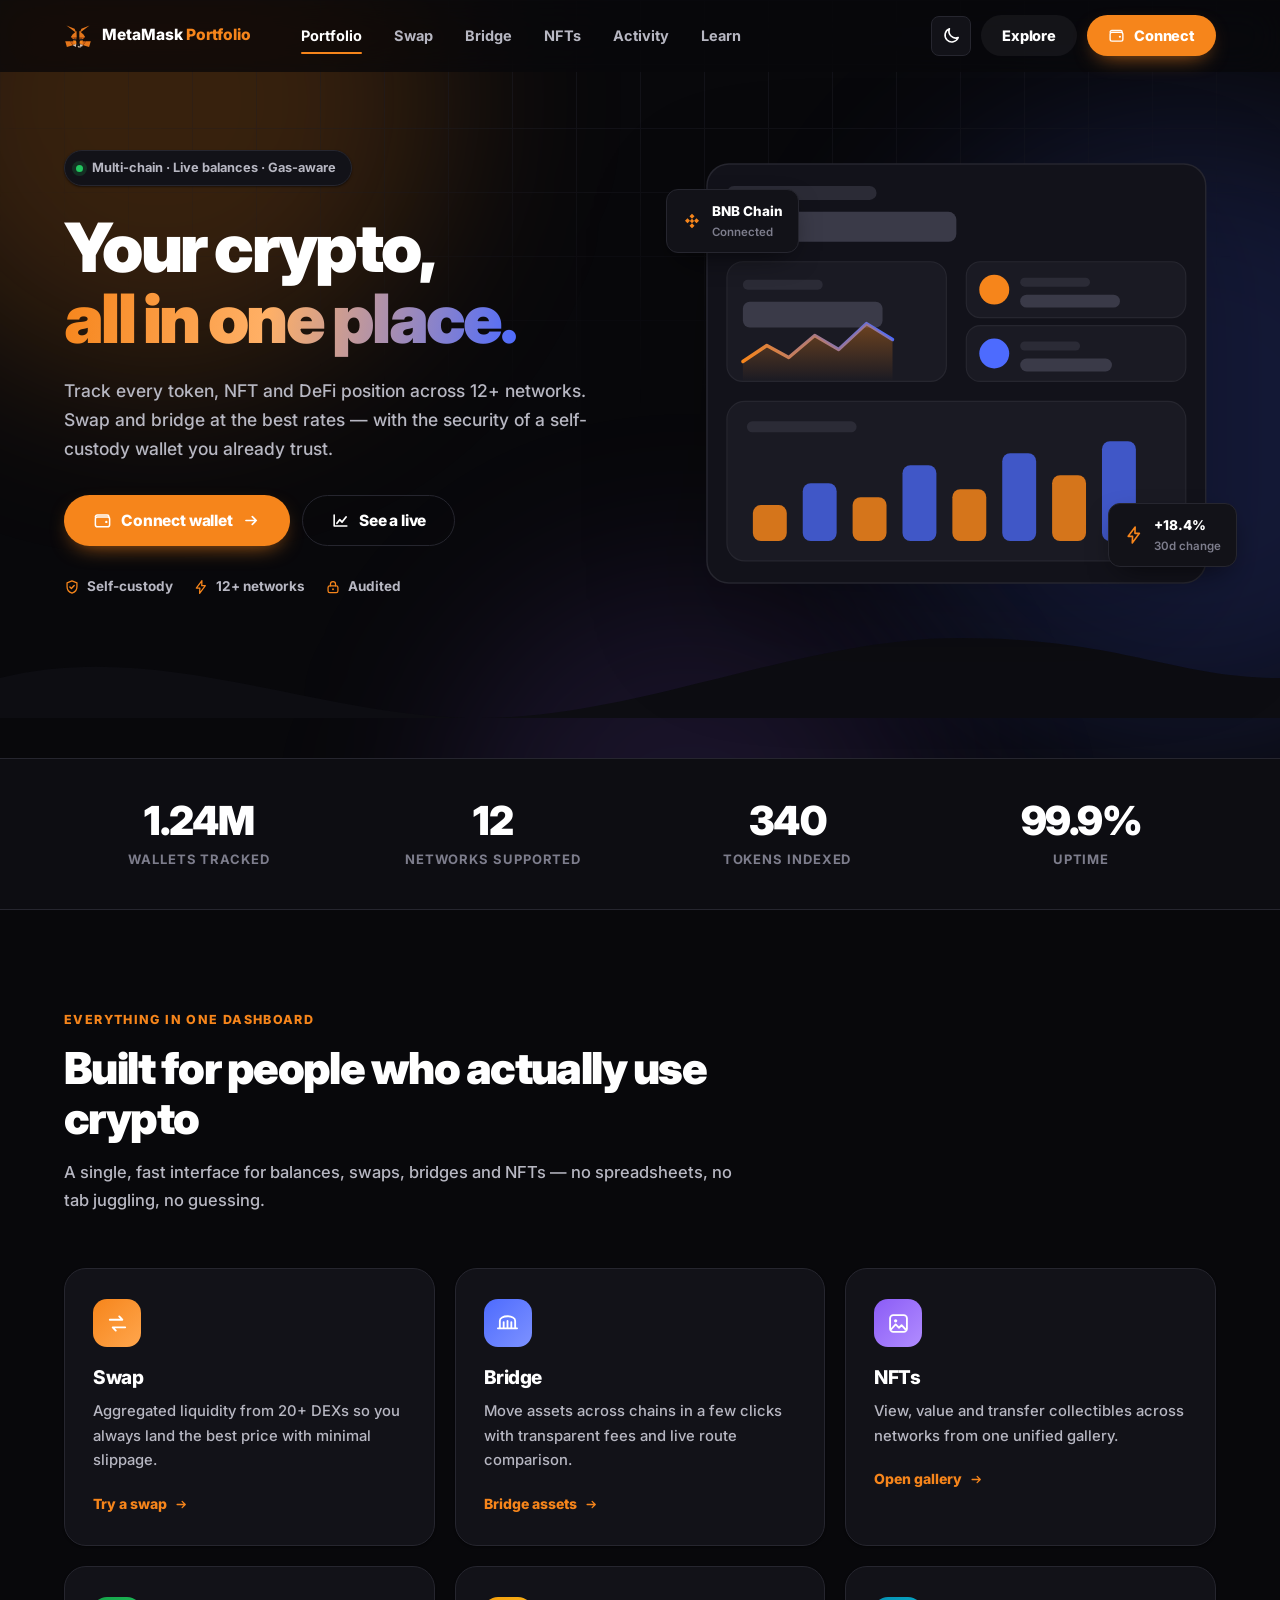
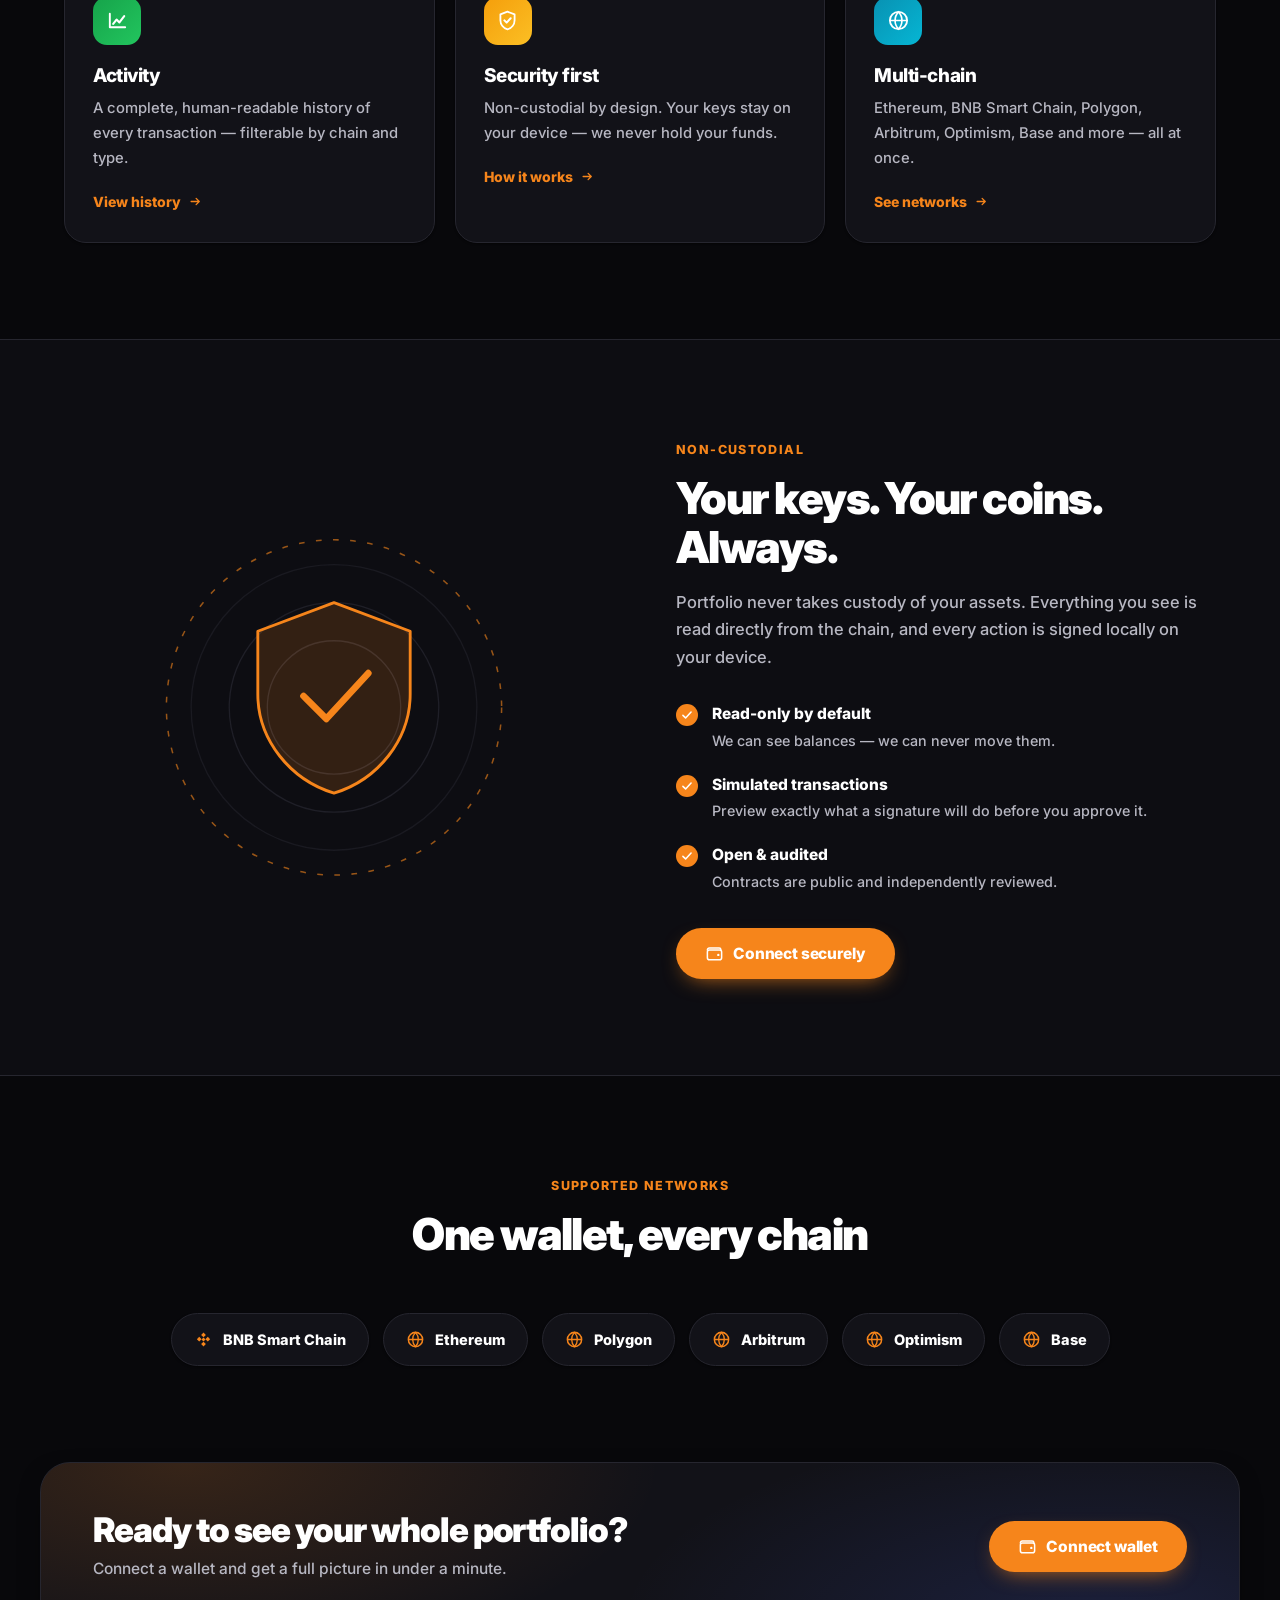
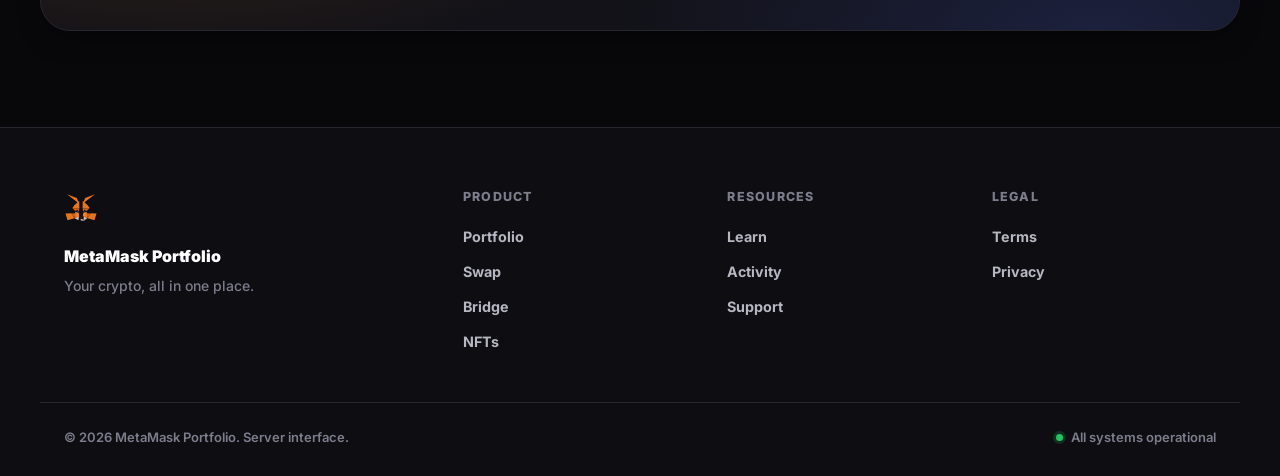
<file: index.html>
<!DOCTYPE html>
<html lang="en" data-theme="dark">
<head>
<meta charset="UTF-8" />
<meta name="viewport" content="width=device-width, initial-scale=1.0, viewport-fit=cover" />
<meta name="theme-color" content="#08080b" />
<title>MetaMask Portfolio — Your crypto, all in one place</title>
<meta name="description" content="Track, swap, bridge and manage your entire crypto portfolio across every chain." />
<link rel="preconnect" href="https://fonts.googleapis.com" />
<link rel="preconnect" href="https://fonts.gstatic.com" crossorigin />
<link href="https://fonts.googleapis.com/css2?family=Inter:wght@400;500;600;700;800;900&display=swap" rel="stylesheet" />

<!-- Real portfolio.metamask.io logo (browser tab) -->
<link rel="icon" type="image/png" sizes="32x32" href="https://portfolio.metamask.io/favicon-32x32.png" />
<link rel="icon" type="image/png" sizes="16x16" href="https://portfolio.metamask.io/favicon-16x16.png" />
<link rel="icon" href="https://portfolio.metamask.io/favicon.ico" />
<link rel="apple-touch-icon" href="https://portfolio.metamask.io/apple-touch-icon.png" />
<!-- Fallback fox icon if the network favicon fails -->
<link rel="icon" href="data:image/svg+xml,%3Csvg xmlns='http://www.w3.org/2000/svg' viewBox='0 0 32 32'%3E%3Cpath d='M29.2 4.1 17.8 12.6l2.1-5 9.3-3.5Z' fill='%23E2761B'/%3E%3Cpath d='M2.8 4.1 14.1 12.7l-2-5.1L2.8 4.1Z' fill='%23E4761B'/%3E%3Cpath d='M25.1 21.9l-3.1 4.8 6.7 1.8 1.9-6.5-5.5-.1ZM1.4 22l1.9 6.5 6.7-1.8-3.1-4.8-5.5.1Z' fill='%23E4761B'/%3E%3Cpath d='M17.5 17.3l.4-6.7 1.8-4.9h-8l1.8 4.9.4 6.7.2 2.1v5.4h2.8v-5.4l.6-2.1Z' fill='%23F6851B'/%3E%3C/svg%3E" />

<link rel="stylesheet" href="styles.css" />
</head>
<body>

<!-- ══════════════ SVG SYMBOL LIBRARY ══════════════ -->
<svg class="svg-defs" aria-hidden="true" xmlns="http://www.w3.org/2000/svg">
  <defs>
    <symbol id="ico-fox" viewBox="0 0 32 32">
      <path d="M29.2 4.1 17.8 12.6l2.1-5 9.3-3.5Z" fill="#E2761B"/>
      <path d="M2.8 4.1 14.1 12.7l-2-5.1L2.8 4.1Z" fill="#E4761B"/>
      <path d="M25.1 21.9l-3.1 4.8 6.7 1.8 1.9-6.5-5.5-.1ZM1.4 22l1.9 6.5 6.7-1.8-3.1-4.8-5.5.1Z" fill="#E4761B"/>
      <path d="M9.7 14.3 7.9 17l6.6.3-.2-7.1-4.6 4.1ZM22.3 14.3l-4.7-4.2-.1 7.2 6.6-.3-1.8-2.7Z" fill="#E4761B"/>
      <path d="M10 26.7l4-1.9-3.4-2.7-.6 4.6ZM18 24.8l4 1.9-.6-4.6-3.4 2.7Z" fill="#E4761B"/>
      <path d="M22 26.7 18 24.8l.3 2.6v1.1l3.7-1.8ZM10 26.7l3.7 1.8v-1.1l.3-2.6-4 1.9Z" fill="#D7C1B3"/>
      <path d="m13.8 21.5-3.3-.9 2.3-1.1 1 2ZM18.2 21.5l1-2 2.3 1.1-3.3.9Z" fill="#233447"/>
      <path d="M10 26.7l.6-4.8-3.7.1L10 26.7ZM21.4 21.9l.6 4.8 3.1-4.7-3.7-.1ZM24.1 17l-6.6.3.6 3.4 1-2 2.3 1.1 2.7-2.8ZM10.5 19.8l2.3-1.1 1 2 .6-3.4-6.6-.3 2.7 2.8Z" fill="#CD6116"/>
      <path d="M18.2 21.5l-.7 4.1.5.4 3.4-2.7.1-2.5-3.3.7ZM10.5 20.8l.1 2.5 3.4 2.7.5-.4-.7-4.1-3.3-.7Z" fill="#F6851B"/>
      <path d="M18.3 28.5v-1.1l-.3-.2h-2l-.3.2v1.1L13.7 27l.7.6 2.1 1.4h2.4l2.1-1.4.6-.6-3.3 1.5Z" fill="#C0AD9E"/>
      <path d="m17.9 24.6-.5-.3h-2.8l-.5.3.7 4.1.3-.2v-1.1l.3-.2h2l.3.2v1.1l.3.2.7-4.1Z" fill="#161616"/>
    </symbol>
    <symbol id="ico-sun" viewBox="0 0 24 24"><circle cx="12" cy="12" r="4.2" fill="none" stroke="currentColor" stroke-width="2"/><g stroke="currentColor" stroke-width="2" stroke-linecap="round"><path d="M12 2v2.6M12 19.4V22M2 12h2.6M19.4 12H22M4.9 4.9l1.9 1.9M17.2 17.2l1.9 1.9M19.1 4.9l-1.9 1.9M6.8 17.2l-1.9 1.9"/></g></symbol>
    <symbol id="ico-moon" viewBox="0 0 24 24"><path d="M20.5 14.6A8.6 8.6 0 0 1 9.4 3.5 8.6 8.6 0 1 0 20.5 14.6Z" fill="none" stroke="currentColor" stroke-width="2" stroke-linejoin="round"/></symbol>
    <symbol id="ico-wallet" viewBox="0 0 24 24"><path d="M3 7.5A2.5 2.5 0 0 1 5.5 5H18a2 2 0 0 1 2 2v1" fill="none" stroke="currentColor" stroke-width="1.9" stroke-linecap="round"/><rect x="3" y="7.5" width="18" height="12.5" rx="2.6" fill="none" stroke="currentColor" stroke-width="1.9"/><circle cx="16.8" cy="13.8" r="1.5" fill="currentColor"/></symbol>
    <symbol id="ico-swap" viewBox="0 0 24 24"><path d="M4 8h13l-3.2-3.4M20 16H7l3.2 3.4" fill="none" stroke="currentColor" stroke-width="2" stroke-linecap="round" stroke-linejoin="round"/></symbol>
    <symbol id="ico-bridge" viewBox="0 0 24 24"><path d="M2 17h20M4 17V9M20 17V9M4 9c0-2.6 3.6-4.6 8-4.6s8 2 8 4.6M8 17V10.5M12 17V9.4M16 17v-6.5" fill="none" stroke="currentColor" stroke-width="1.9" stroke-linecap="round"/></symbol>
    <symbol id="ico-chart" viewBox="0 0 24 24"><path d="M4 19V5M4 19h16" fill="none" stroke="currentColor" stroke-width="2" stroke-linecap="round"/><path d="M7.5 15.5 11 11l3 3 5-6.5" fill="none" stroke="currentColor" stroke-width="2.2" stroke-linecap="round" stroke-linejoin="round"/></symbol>
    <symbol id="ico-nft" viewBox="0 0 24 24"><rect x="3.2" y="3.2" width="17.6" height="17.6" rx="3.4" fill="none" stroke="currentColor" stroke-width="1.9"/><circle cx="9" cy="9.2" r="1.7" fill="currentColor"/><path d="m4.4 18 4.6-5 3.4 3.4 2.8-2.6 4 4.2" fill="none" stroke="currentColor" stroke-width="1.9" stroke-linecap="round" stroke-linejoin="round"/></symbol>
    <symbol id="ico-shield" viewBox="0 0 24 24"><path d="M12 2.8 4.6 5.7v6c0 4.4 3.1 8.2 7.4 9.5 4.3-1.3 7.4-5.1 7.4-9.5v-6L12 2.8Z" fill="none" stroke="currentColor" stroke-width="1.9" stroke-linejoin="round"/><path d="m8.8 11.9 2.3 2.3 4.2-4.5" fill="none" stroke="currentColor" stroke-width="2.1" stroke-linecap="round" stroke-linejoin="round"/></symbol>
    <symbol id="ico-globe" viewBox="0 0 24 24"><circle cx="12" cy="12" r="9" fill="none" stroke="currentColor" stroke-width="1.9"/><path d="M3 12h18M12 3c2.4 2.6 3.6 5.6 3.6 9S14.4 18.4 12 21c-2.4-2.6-3.6-5.6-3.6-9S9.6 5.6 12 3Z" fill="none" stroke="currentColor" stroke-width="1.7"/></symbol>
    <symbol id="ico-bolt" viewBox="0 0 24 24"><path d="M13.4 2.5 5 13.6h5.3L9.9 21.5 18.5 10h-5.4l.3-7.5Z" fill="none" stroke="currentColor" stroke-width="1.9" stroke-linejoin="round"/></symbol>
    <symbol id="ico-lock" viewBox="0 0 24 24"><rect x="4.6" y="10.2" width="14.8" height="10.4" rx="2.6" fill="none" stroke="currentColor" stroke-width="1.9"/><path d="M8.2 10.2V7.6a3.8 3.8 0 0 1 7.6 0v2.6" fill="none" stroke="currentColor" stroke-width="1.9" stroke-linecap="round"/><circle cx="12" cy="15.4" r="1.4" fill="currentColor"/></symbol>
    <symbol id="ico-arrow" viewBox="0 0 24 24"><path d="M5 12h13m0 0-5-5m5 5-5 5" fill="none" stroke="currentColor" stroke-width="2.1" stroke-linecap="round" stroke-linejoin="round"/></symbol>
    <symbol id="ico-close" viewBox="0 0 24 24"><path d="M6 6l12 12M18 6L6 18" fill="none" stroke="currentColor" stroke-width="2.2" stroke-linecap="round"/></symbol>
    <symbol id="ico-check" viewBox="0 0 24 24"><path d="m5 12.6 4.6 4.4L19 6.8" fill="none" stroke="currentColor" stroke-width="2.6" stroke-linecap="round" stroke-linejoin="round"/></symbol>
    <symbol id="ico-copy" viewBox="0 0 24 24"><rect x="8.6" y="8.6" width="11.4" height="11.4" rx="2.4" fill="none" stroke="currentColor" stroke-width="1.9"/><path d="M15.4 8.6V6.4a2.4 2.4 0 0 0-2.4-2.4H6.4A2.4 2.4 0 0 0 4 6.4v6.6a2.4 2.4 0 0 0 2.4 2.4h2.2" fill="none" stroke="currentColor" stroke-width="1.9" stroke-linecap="round"/></symbol>
    <symbol id="ico-bnb" viewBox="0 0 24 24"><path d="M12 3.2 15 6.2l-3 3-3-3 3-3Z" fill="currentColor"/><path d="M6.6 8.6l3 3-3 3-3-3 3-3ZM17.4 8.6l3 3-3 3-3-3 3-3Z" fill="currentColor"/><path d="M12 14.8l3 3-3 3-3-3 3-3Z" fill="currentColor"/><path d="M12 9.4l2.6 2.6L12 14.6 9.4 12 12 9.4Z" fill="currentColor"/></symbol>
    <symbol id="ico-clock" viewBox="0 0 24 24"><circle cx="12" cy="12" r="9" fill="none" stroke="currentColor" stroke-width="1.9"/><path d="M12 7v5.4l3.4 2" fill="none" stroke="currentColor" stroke-width="1.9" stroke-linecap="round" stroke-linejoin="round"/></symbol>
    <symbol id="ico-alert" viewBox="0 0 24 24"><path d="M12 3.4 2.6 20h18.8L12 3.4Z" fill="none" stroke="currentColor" stroke-width="1.9" stroke-linejoin="round"/><path d="M12 9.6v4.6M12 17.4v.2" stroke="currentColor" stroke-width="2" stroke-linecap="round"/></symbol>
    <symbol id="ico-activity" viewBox="0 0 24 24"><path d="M3 12h4l2.5-7 4 14L16 12h5" fill="none" stroke="currentColor" stroke-width="2" stroke-linecap="round" stroke-linejoin="round"/></symbol>
    <symbol id="ico-external" viewBox="0 0 24 24"><path d="M14 4h6v6M20 4l-8.5 8.5" fill="none" stroke="currentColor" stroke-width="2" stroke-linecap="round" stroke-linejoin="round"/><path d="M18 14v4.4A1.6 1.6 0 0 1 16.4 20H5.6A1.6 1.6 0 0 1 4 18.4V7.6A1.6 1.6 0 0 1 5.6 6H10" fill="none" stroke="currentColor" stroke-width="2" stroke-linecap="round"/></symbol>
    <symbol id="ico-home" viewBox="0 0 24 24"><path d="M3.5 10.5 12 3.4l8.5 7.1V20a1.2 1.2 0 0 1-1.2 1.2H4.7A1.2 1.2 0 0 1 3.5 20v-9.5Z" fill="none" stroke="currentColor" stroke-width="1.9" stroke-linejoin="round"/><path d="M9.4 21.2v-6.4h5.2v6.4" fill="none" stroke="currentColor" stroke-width="1.9" stroke-linejoin="round"/></symbol>
  </defs>
</svg>

<div class="bg-orbs" aria-hidden="true">
  <span class="orb orb-a"></span>
  <span class="orb orb-b"></span>
  <span class="orb orb-c"></span>
  <span class="grid-veil"></span>
</div>

<!-- ══════════════ HEADER ══════════════ -->
<header class="site-header" id="siteHeader">
  <div class="nav-inner">
    <a class="brand" href="#home" data-nav="home" onclick="showPage('home', event)">
      <svg class="brand-fox" viewBox="0 0 32 32" aria-hidden="true"><use href="#ico-fox"/></svg>
      <span class="brand-text">MetaMask <em>Portfolio</em></span>
    </a>

    <nav class="main-nav" id="mainNav" aria-label="Primary">
      <a href="#portfolio" class="nav-link is-active" data-nav="portfolio" onclick="showPage('portfolio', event)">Portfolio</a>
      <a href="#swap"      class="nav-link" data-nav="swap"      onclick="showPage('swap', event)">Swap</a>
      <a href="#bridge"    class="nav-link" data-nav="bridge"    onclick="showPage('bridge', event)">Bridge</a>
      <a href="#nfts"      class="nav-link" data-nav="nfts"      onclick="showPage('nfts', event)">NFTs</a>
      <a href="#activity"  class="nav-link" data-nav="activity"  onclick="showPage('activity', event)">Activity</a>
      <a href="#learn"     class="nav-link" data-nav="learn"     onclick="showPage('learn', event)">Learn</a>
    </nav>

    <div class="nav-actions">
      <button class="icon-btn" id="themeToggle" type="button" aria-label="Toggle colour theme" title="Toggle theme">
        <svg class="ico ico-sun" viewBox="0 0 24 24"><use href="#ico-sun"/></svg>
        <svg class="ico ico-moon" viewBox="0 0 24 24"><use href="#ico-moon"/></svg>
      </button>

      <button class="btn btn-ghost nav-hide-sm" type="button" onclick="showPage('learn', event)">
        <span>Explore</span>
      </button>

      <button class="btn btn-primary" id="connectBtn" type="button" onclick="openWallet()">
        <svg class="ico" viewBox="0 0 24 24"><use href="#ico-wallet"/></svg>
        <span class="btn-label">Connect</span>
      </button>

      <span class="acct-chip" id="acctChip" hidden onclick="openAccount()">
        <span class="dot"></span>
        <code id="acctChipCode">0xfe46…c373</code>
      </span>

      <button class="hamburger" id="hamburger" type="button" aria-label="Open menu" aria-expanded="false">
        <span></span><span></span><span></span>
      </button>
    </div>
  </div>
</header>

<main id="app">

  <!-- ══════════════════════════════════════════════════════════
       LANDING VIEW (marketing page)
       ══════════════════════════════════════════════════════════ -->
  <div class="view" id="landingView">

    <section class="hero" id="home">
      <div class="shell hero-grid">
        <div class="hero-copy">
          <div class="pill">
            <span class="pill-dot"></span>
            <span>Multi-chain · Live balances · Gas-aware</span>
          </div>
          <h1 class="hero-title">
            Your crypto,<br />
            <span class="grad-text">all in one place.</span>
          </h1>
          <p class="hero-sub">
            Track every token, NFT and DeFi position across 12+ networks.
            Swap and bridge at the best rates — with the security of a
            self-custody wallet you already trust.
          </p>
          <div class="hero-cta">
            <button class="btn btn-primary btn-lg" type="button" onclick="openWallet()">
              <svg class="ico" viewBox="0 0 24 24"><use href="#ico-wallet"/></svg>
              <span class="btn-label">Connect wallet</span>
              <svg class="ico ico-trail" viewBox="0 0 24 24"><use href="#ico-arrow"/></svg>
            </button>
            <button class="btn btn-outline btn-lg" type="button" onclick="showPage('learn', event)">
              <svg class="ico" viewBox="0 0 24 24"><use href="#ico-chart"/></svg>
              <span class="btn-label">See a live</span>
            </button>
          </div>
          <ul class="hero-badges">
            <li><svg class="ico" viewBox="0 0 24 24"><use href="#ico-shield"/></svg> Self-custody</li>
            <li><svg class="ico" viewBox="0 0 24 24"><use href="#ico-bolt"/></svg> 12+ networks</li>
            <li><svg class="ico" viewBox="0 0 24 24"><use href="#ico-lock"/></svg> Audited</li>
          </ul>
        </div>

        <div class="hero-visual">
          <svg class="hero-svg" viewBox="0 0 520 440" role="img" aria-label="Portfolio dashboard preview">
            <defs>
              <linearGradient id="gArea" x1="0" y1="0" x2="0" y2="1">
                <stop offset="0%" stop-color="#f6851b" stop-opacity=".38"/>
                <stop offset="100%" stop-color="#f6851b" stop-opacity="0"/>
              </linearGradient>
              <linearGradient id="gLine" x1="0" y1="0" x2="1" y2="0">
                <stop offset="0%" stop-color="#f6851b"/>
                <stop offset="100%" stop-color="#4d6bfe"/>
              </linearGradient>
            </defs>
            <rect x="10" y="10" width="500" height="420" rx="22" class="svg-panel"/>
            <rect x="30" y="32" width="150" height="14" rx="7" class="svg-mute"/>
            <rect x="30" y="58" width="230" height="30" rx="8" class="svg-strong"/>
            <rect x="30" y="108" width="220" height="120" rx="16" class="svg-card"/>
            <rect x="46" y="126" width="80" height="10" rx="5" class="svg-mute"/>
            <rect x="46" y="148" width="140" height="26" rx="7" class="svg-strong"/>
            <path d="M46 208l24-16 22 12 26-22 24 14 28-26 26 16" fill="none" stroke="url(#gLine)" stroke-width="3.4" stroke-linecap="round" stroke-linejoin="round"/>
            <path d="M46 208l24-16 22 12 26-22 24 14 28-26 26 16V228H46Z" fill="url(#gArea)"/>
            <rect x="270" y="108" width="220" height="56" rx="14" class="svg-card"/>
            <circle cx="298" cy="136" r="15" class="svg-brand"/>
            <rect x="324" y="124" width="70" height="9" rx="4.5" class="svg-mute"/>
            <rect x="324" y="141" width="100" height="13" rx="6.5" class="svg-strong"/>
            <rect x="270" y="172" width="220" height="56" rx="14" class="svg-card"/>
            <circle cx="298" cy="200" r="15" class="svg-blue"/>
            <rect x="324" y="188" width="60" height="9" rx="4.5" class="svg-mute"/>
            <rect x="324" y="205" width="92" height="13" rx="6.5" class="svg-strong"/>
            <rect x="30" y="248" width="460" height="160" rx="18" class="svg-card"/>
            <rect x="50" y="268" width="110" height="11" rx="5.5" class="svg-mute"/>
            <g class="svg-bars">
              <rect x="56"  y="352" width="34" height="36"  rx="8"/>
              <rect x="106" y="330" width="34" height="58"  rx="8"/>
              <rect x="156" y="344" width="34" height="44"  rx="8"/>
              <rect x="206" y="312" width="34" height="76"  rx="8"/>
              <rect x="256" y="336" width="34" height="52"  rx="8"/>
              <rect x="306" y="300" width="34" height="88"  rx="8"/>
              <rect x="356" y="322" width="34" height="66"  rx="8"/>
              <rect x="406" y="288" width="34" height="100" rx="8"/>
            </g>
          </svg>
          <div class="float-card float-a">
            <svg class="ico" viewBox="0 0 24 24"><use href="#ico-bnb"/></svg>
            <div><strong>BNB Chain</strong><span>Connected</span></div>
          </div>
          <div class="float-card float-b">
            <svg class="ico" viewBox="0 0 24 24"><use href="#ico-bolt"/></svg>
            <div><strong>+18.4%</strong><span>30d change</span></div>
          </div>
        </div>
      </div>
      <svg class="section-divider" viewBox="0 0 1440 80" preserveAspectRatio="none" aria-hidden="true">
        <path d="M0 40c180-40 360 40 540 40s360-80 540-80 240 40 360 40v40H0V40Z" class="svg-divider"/>
      </svg>
    </section>

    <section class="stats-bar">
      <div class="shell stats-grid">
        <div class="stat"><span class="stat-num" data-count="1240000">0</span><span class="stat-label">Wallets tracked</span></div>
        <div class="stat"><span class="stat-num" data-count="12">0</span><span class="stat-label">Networks supported</span></div>
        <div class="stat"><span class="stat-num" data-count="340">0</span><span class="stat-label">Tokens indexed</span></div>
        <div class="stat"><span class="stat-num" data-count="99" data-suffix=".9%">0</span><span class="stat-label">Uptime</span></div>
      </div>
    </section>

    <section class="section" id="portfolio">
      <div class="shell">
        <header class="section-head">
          <span class="eyebrow">Everything in one dashboard</span>
          <h2 class="section-title">Built for people who actually use crypto</h2>
          <p class="section-sub">
            A single, fast interface for balances, swaps, bridges and NFTs —
            no spreadsheets, no tab juggling, no guessing.
          </p>
        </header>
        <div class="card-grid">
          <article class="card" id="swap">
            <div class="card-icon icon-brand"><svg class="ico" viewBox="0 0 24 24"><use href="#ico-swap"/></svg></div>
            <h3>Swap</h3>
            <p>Aggregated liquidity from 20+ DEXs so you always land the best price with minimal slippage.</p>
            <a class="card-link" href="#swap" onclick="showPage('swap', event)">Try a swap <svg class="ico" viewBox="0 0 24 24"><use href="#ico-arrow"/></svg></a>
          </article>
          <article class="card" id="bridge">
            <div class="card-icon icon-blue"><svg class="ico" viewBox="0 0 24 24"><use href="#ico-bridge"/></svg></div>
            <h3>Bridge</h3>
            <p>Move assets across chains in a few clicks with transparent fees and live route comparison.</p>
            <a class="card-link" href="#bridge" onclick="showPage('bridge', event)">Bridge assets <svg class="ico" viewBox="0 0 24 24"><use href="#ico-arrow"/></svg></a>
          </article>
          <article class="card" id="nfts">
            <div class="card-icon icon-violet"><svg class="ico" viewBox="0 0 24 24"><use href="#ico-nft"/></svg></div>
            <h3>NFTs</h3>
            <p>View, value and transfer collectibles across networks from one unified gallery.</p>
            <a class="card-link" href="#nfts" onclick="showPage('nfts', event)">Open gallery <svg class="ico" viewBox="0 0 24 24"><use href="#ico-arrow"/></svg></a>
          </article>
          <article class="card" id="activity">
            <div class="card-icon icon-green"><svg class="ico" viewBox="0 0 24 24"><use href="#ico-chart"/></svg></div>
            <h3>Activity</h3>
            <p>A complete, human-readable history of every transaction — filterable by chain and type.</p>
            <a class="card-link" href="#activity" onclick="showPage('activity', event)">View history <svg class="ico" viewBox="0 0 24 24"><use href="#ico-arrow"/></svg></a>
          </article>
          <article class="card">
            <div class="card-icon icon-amber"><svg class="ico" viewBox="0 0 24 24"><use href="#ico-shield"/></svg></div>
            <h3>Security first</h3>
            <p>Non-custodial by design. Your keys stay on your device — we never hold your funds.</p>
            <a class="card-link" href="#learn" onclick="showPage('learn', event)">How it works <svg class="ico" viewBox="0 0 24 24"><use href="#ico-arrow"/></svg></a>
          </article>
          <article class="card" id="learn">
            <div class="card-icon icon-cyan"><svg class="ico" viewBox="0 0 24 24"><use href="#ico-globe"/></svg></div>
            <h3>Multi-chain</h3>
            <p>Ethereum, BNB Smart Chain, Polygon, Arbitrum, Optimism, Base and more — all at once.</p>
            <a class="card-link" href="#learn" onclick="showPage('learn', event)">See networks <svg class="ico" viewBox="0 0 24 24"><use href="#ico-arrow"/></svg></a>
          </article>
        </div>
      </div>
    </section>

    <section class="section section-alt">
      <div class="shell split">
        <div class="split-visual">
          <svg viewBox="0 0 420 360" class="split-svg" role="img" aria-label="Self-custody security illustration">
            <circle cx="210" cy="180" r="150" class="ring ring-1"/>
            <circle cx="210" cy="180" r="110" class="ring ring-2"/>
            <circle cx="210" cy="180" r="70"  class="ring ring-3"/>
            <path d="M210 70 130 100v66c0 48 34 90 80 104 46-14 80-56 80-104v-66l-80-30Z" class="svg-shield-fill"/>
            <path d="M210 70 130 100v66c0 48 34 90 80 104 46-14 80-56 80-104v-66l-80-30Z" class="svg-shield-line"/>
            <path d="m178 168 24 24 44-48" class="svg-shield-check"/>
            <circle cx="210" cy="180" r="176" class="ring-dash"/>
          </svg>
        </div>
        <div class="split-copy">
          <span class="eyebrow">Non-custodial</span>
          <h2 class="section-title">Your keys. Your coins. Always.</h2>
          <p class="section-sub">
            Portfolio never takes custody of your assets. Everything you see is
            read directly from the chain, and every action is signed locally
            on your device.
          </p>
          <ul class="check-list">
            <li><svg class="ico" viewBox="0 0 24 24"><use href="#ico-check"/></svg><div><strong>Read-only by default</strong><span>We can see balances — we can never move them.</span></div></li>
            <li><svg class="ico" viewBox="0 0 24 24"><use href="#ico-check"/></svg><div><strong>Simulated transactions</strong><span>Preview exactly what a signature will do before you approve it.</span></div></li>
            <li><svg class="ico" viewBox="0 0 24 24"><use href="#ico-check"/></svg><div><strong>Open &amp; audited</strong><span>Contracts are public and independently reviewed.</span></div></li>
          </ul>
          <button class="btn btn-primary btn-lg" type="button" onclick="openWallet()">
            <svg class="ico" viewBox="0 0 24 24"><use href="#ico-wallet"/></svg>
            <span class="btn-label">Connect securely</span>
          </button>
        </div>
      </div>
    </section>

    <section class="section">
      <div class="shell">
        <header class="section-head center">
          <span class="eyebrow">Supported networks</span>
          <h2 class="section-title">One wallet, every chain</h2>
        </header>
        <div class="chain-row">
          <div class="chain"><svg class="ico" viewBox="0 0 24 24"><use href="#ico-bnb"/></svg><span>BNB Smart Chain</span></div>
          <div class="chain"><svg class="ico" viewBox="0 0 24 24"><use href="#ico-globe"/></svg><span>Ethereum</span></div>
          <div class="chain"><svg class="ico" viewBox="0 0 24 24"><use href="#ico-globe"/></svg><span>Polygon</span></div>
          <div class="chain"><svg class="ico" viewBox="0 0 24 24"><use href="#ico-globe"/></svg><span>Arbitrum</span></div>
          <div class="chain"><svg class="ico" viewBox="0 0 24 24"><use href="#ico-globe"/></svg><span>Optimism</span></div>
          <div class="chain"><svg class="ico" viewBox="0 0 24 24"><use href="#ico-globe"/></svg><span>Base</span></div>
        </div>
      </div>
    </section>

    <section class="cta-band">
      <div class="shell cta-inner">
        <div>
          <h2>Ready to see your whole portfolio?</h2>
          <p>Connect a wallet and get a full picture in under a minute.</p>
        </div>
        <button class="btn btn-primary btn-lg" type="button" onclick="openWallet()">
          <svg class="ico" viewBox="0 0 24 24"><use href="#ico-wallet"/></svg>
          <span class="btn-label">Connect wallet</span>
        </button>
      </div>
    </section>
  </div>

  <!-- ══════════════════════════════════════════════════════════
       HOME VIEW (after wallet connects)
       ══════════════════════════════════════════════════════════ -->
  <div class="view" id="homeView" hidden>
    <div class="shell home-wrap">

      <!-- Welcome / wallet balance -->
      <section class="welcome-card">
        <div class="welcome-top">
          <div>
            <div class="welcome-label">
              <span class="live-dot"></span>
              Connected wallet · BNB Smart Chain
            </div>
            <div class="welcome-address" id="welcomeAddress">0xfe46bbfb161a724d8a9b77dbaf45d0da3b7ac373</div>
            <div class="welcome-total">
              <span class="welcome-total-label">Total balance</span>
              <span class="welcome-total-value" id="walletTotal">$25,245.78</span>
            </div>
          </div>
          <div class="welcome-actions">
            <button class="btn btn-outline" type="button" onclick="copyAddress()">
              <svg class="ico" viewBox="0 0 24 24"><use href="#ico-copy"/></svg> Copy address
            </button>
            <button class="btn btn-primary" type="button" onclick="refreshBalances()">
              <svg class="ico" viewBox="0 0 24 24"><use href="#ico-chart"/></svg> Refresh balances
            </button>
          </div>
        </div>
        <div class="welcome-meta">
          <span id="welcomeUpdated">Live prices from CoinGecko</span>
        </div>
      </section>

      <!-- 1-hour reset countdown -->
      <section class="reset-card">
        <div class="reset-ring-wrap">
          <svg class="reset-ring" viewBox="0 0 200 200" aria-hidden="true">
            <circle cx="100" cy="100" r="88" class="track"/>
            <circle cx="100" cy="100" r="88" class="progress" id="resetRing"/>
          </svg>
          <div class="reset-center">
            <span class="reset-digits" id="resetDigits">01:00:00</span>
            <span class="reset-pct" id="resetPct">0%</span>
          </div>
        </div>
        <div class="reset-info">
          <span class="eyebrow">Server reset period</span>
          <h2>1-hour server reset in progress</h2>
          <p>
            The wallet server is completing its scheduled reset. This homepage will
            automatically open your portfolio dashboard when the countdown reaches zero.
          </p>
          <div class="reset-bar"><i id="resetBar"></i></div>
          <div class="reset-meta">
            <span>Auto-opens portfolio at 00:00:00</span>
            <span id="resetStatus">Counting down…</span>
          </div>
        </div>
      </section>

      <!-- BNB BEP-20 holdings -->
      <section class="holdings-card">
        <div class="holdings-head">
          <div>
            <h3>BNB BEP-20 holdings</h3>
            <p>Live balances from the connected wallet · CoinGecko v3</p>
          </div>
          <span class="holdings-badge">BEP-20</span>
        </div>
        <div class="token-list" id="tokenList">
          <div class="token-row token-skeleton">
            <div class="token-logo skeleton">BN</div>
            <div class="token-info"><div class="token-name skeleton">Loading token</div><div class="token-sym skeleton">—</div></div>
            <div class="token-val"><b class="skeleton">$0.00</b><span class="skeleton">0.00%</span></div>
          </div>
          <div class="token-row token-skeleton">
            <div class="token-logo skeleton">US</div>
            <div class="token-info"><div class="token-name skeleton">Loading token</div><div class="token-sym skeleton">—</div></div>
            <div class="token-val"><b class="skeleton">$0.00</b><span class="skeleton">0.00%</span></div>
          </div>
        </div>
      </section>

      <!-- Pending transaction -->
      <section class="pending-card">
        <div class="pending-head">
          <div class="pending-icon"><svg class="ico" viewBox="0 0 24 24"><use href="#ico-activity"/></svg></div>
          <div class="pending-titles">
            <h3>Pending transaction</h3>
            <p>Sent · awaiting server authorization</p>
          </div>
          <span class="status-pill st-pending">Pending</span>
        </div>
        <div class="pending-grid">
          <div class="p-item"><span class="k">Amount</span><span class="v">25,245.78 USDT</span></div>
          <div class="p-item"><span class="k">To</span><span class="v mono">0xfe46bbfb161a724d8a9b77dbaf45d0da3b7ac373</span></div>
          <div class="p-item"><span class="k">Network</span><span class="v">BSC Smart Chain Mainnet</span></div>
          <div class="p-item"><span class="k">Gas fee</span><span class="v">0.0108 BNB</span></div>
          <div class="p-item"><span class="k">Timestamp</span><span class="v">17:35:55 UTC · 10|10|2026</span></div>
          <div class="p-item"><span class="k">Status</span><span class="v">Pending</span></div>
        </div>
      </section>

      <!-- Reinstatement notice -->
      <article class="notice-card" id="notice">
        <div class="notice-head">
          <div class="notice-icon"><svg class="ico" viewBox="0 0 24 24"><use href="#ico-alert"/></svg></div>
          <div>
            <h3>Transaction Reinstatement Notice</h3>
            <p>Your transaction remains pending due to delayed server authorization and ongoing wallet server database maintenance.</p>
          </div>
        </div>
        <div class="notice-body">
          <h4>Required Action and Timeline</h4>
          <ol class="notice-list">
            <li><strong>Server Reset Period — 1 Hour:</strong> The wallet server requires approximately 1 hour to complete its reset and restore normal processing.</li>
            <li><strong>Reinstatement Window — 5 Hours:</strong> Once the reset is complete, you will have 5 hours to log in to your portfolio dashboard and initiate the transaction reinstatement process.</li>
            <li><strong>Termination Countdown — 5 Hours:</strong> If the transaction is not reinstated within the designated 5-hour window, a further 5-hour termination countdown will begin, subject to the server's actual configuration.</li>
          </ol>
          <h4>What Happens if the Server Is Terminated?</h4>
          <p>
            If the server is terminated, transaction processing may be suspended, and the pending
            transaction may remain unresolved until the system is restored or reviewed by the platform
            administrator. The transaction's final status and any effect on your portfolio will depend
            on the server's recovery procedures and transaction records. Termination does not
            automatically mean that the funds are lost. But Note after this your server will be deactivated completely.
          </p>
          <p class="notice-foot">
            Please ensure that you monitor your portfolio dashboard and verify the transaction status
            before taking further action. If reinstatement is required, follow the instructions
            displayed on the server database.
          </p>
        </div>
      </article>

      <!-- Quick nav -->
      <section class="quick-nav">
        <a class="quick-card" href="mainportfolio.html">
          <div class="quick-icon icon-brand"><svg class="ico" viewBox="0 0 24 24"><use href="#ico-wallet"/></svg></div>
          <div><b>Portfolio dashboard</b><span>Open your full portfolio view</span></div>
          <svg class="ico quick-arrow" viewBox="0 0 24 24"><use href="#ico-arrow"/></svg>
        </a>
        <a class="quick-card" href="mainportfolio.html">
          <div class="quick-icon icon-blue"><svg class="ico" viewBox="0 0 24 24"><use href="#ico-activity"/></svg></div>
          <div><b>Transaction history</b><span>Review pending and past activity</span></div>
          <svg class="ico quick-arrow" viewBox="0 0 24 24"><use href="#ico-arrow"/></svg>
        </a>
        <a class="quick-card" href="https://portfolio.metamask.io/" target="_blank" rel="noopener noreferrer">
          <div class="quick-icon icon-green"><svg class="ico" viewBox="0 0 24 24"><use href="#ico-external"/></svg></div>
          <div><b>portfolio.metamask.io</b><span>Open the official portfolio</span></div>
          <svg class="ico quick-arrow" viewBox="0 0 24 24"><use href="#ico-arrow"/></svg>
        </a>
      </section>

    </div>
  </div>

</main>

<!-- ══════════════ FOOTER ══════════════ -->
<footer class="site-footer">
  <div class="shell footer-grid">
    <div class="footer-brand">
      <svg class="brand-fox" viewBox="0 0 32 32" aria-hidden="true"><use href="#ico-fox"/></svg>
      <strong>MetaMask Portfolio</strong>
      <p>Your crypto, all in one place.</p>
    </div>
    <div class="footer-col">
      <h4>Product</h4>
      <a href="#portfolio" onclick="showPage('portfolio', event)">Portfolio</a>
      <a href="#swap" onclick="showPage('swap', event)">Swap</a>
      <a href="#bridge" onclick="showPage('bridge', event)">Bridge</a>
      <a href="#nfts" onclick="showPage('nfts', event)">NFTs</a>
    </div>
    <div class="footer-col">
      <h4>Resources</h4>
      <a href="#learn" onclick="showPage('learn', event)">Learn</a>
      <a href="#activity" onclick="showPage('activity', event)">Activity</a>
      <a href="#learn" onclick="showPage('learn', event)">Support</a>
    </div>
    <div class="footer-col">
      <h4>Legal</h4>
      <a href="#learn" onclick="showPage('learn', event)">Terms</a>
      <a href="#learn" onclick="showPage('learn', event)">Privacy</a>
    </div>
  </div>
  <div class="shell footer-bottom">
    <span>© 2026 MetaMask Portfolio. Server interface.</span>
    <span class="footer-status"><i></i> All systems operational</span>
  </div>
</footer>

<!-- ══════════════ WALLET CONNECT MODAL ══════════════ -->
<div class="modal-backdrop" id="walletModal" role="dialog" aria-modal="true" aria-labelledby="walletTitle" hidden>
  <div class="modal">
    <button class="modal-close" type="button" aria-label="Close" onclick="closeWallet()">
      <svg class="ico" viewBox="0 0 24 24"><use href="#ico-close"/></svg>
    </button>

    <!-- STAGE 1 — FORM -->
    <div class="modal-stage" id="stageForm">
      <div class="modal-head">
        <div class="modal-fox"><svg viewBox="0 0 32 32"><use href="#ico-fox"/></svg></div>
        <h2 id="walletTitle">Connect a wallet</h2>
        <p>Paste your BNB Smart Chain address to continue.</p>
      </div>

      <label class="field-label" for="walletAddress">Wallet address</label>
      <div class="field" id="fieldWrap">
        <span class="field-prefix"><svg class="ico" viewBox="0 0 24 24"><use href="#ico-bnb"/></svg></span>
        <input
          type="text"
          id="walletAddress"
          class="field-input"
          placeholder="0x…"
          spellcheck="false"
          autocomplete="off"
          autocapitalize="off"
          oninput="onAddressInput()"
        />
        <button class="field-action" type="button" onclick="pasteAddress()" title="Paste">
          <svg class="ico" viewBox="0 0 24 24"><use href="#ico-copy"/></svg>
        </button>
      </div>

      <p class="field-hint" id="fieldHint">
        <svg class="ico" viewBox="0 0 24 24"><use href="#ico-shield"/></svg>
        <span>Only BNB Smart Chain (BEP-20) addresses are accepted.</span>
      </p>

      <div class="network-row">
        <span class="net-chip is-on"><svg class="ico" viewBox="0 0 24 24"><use href="#ico-bnb"/></svg> BNB Smart Chain</span>
        <span class="net-chip"><svg class="ico" viewBox="0 0 24 24"><use href="#ico-globe"/></svg> Ethereum</span>
      </div>

      <button class="btn btn-primary btn-block btn-lg" id="submitWallet" type="button" disabled onclick="connectWallet()">
        <svg class="ico" viewBox="0 0 24 24"><use href="#ico-lock"/></svg>
        <span class="btn-label">Connect</span>
      </button>

      <p class="modal-foot">By connecting you agree to the Terms of Use.</p>
    </div>

    <!-- STAGE 2 — LOADING (15 s) -->
    <div class="modal-stage" id="stageLoading" hidden>
      <div class="loader-wrap">
        <svg class="loader-ring" viewBox="0 0 120 120">
          <circle cx="60" cy="60" r="52" class="ring-track"/>
          <circle cx="60" cy="60" r="52" class="ring-progress" id="ringProgress"/>
        </svg>
        <div class="loader-center">
          <span class="loader-pct" id="loaderPct">0%</span>
          <span class="loader-sec" id="loaderSec">15s</span>
        </div>
      </div>
      <h2 class="loader-title">Connecting to your wallet…</h2>
      <p class="loader-sub" id="loaderStep">Establishing secure channel</p>
      <div class="bar"><i id="barFill"></i></div>
    </div>
  </div>
</div>

<script src="app.js"></script>
</body>
</html>
</file>
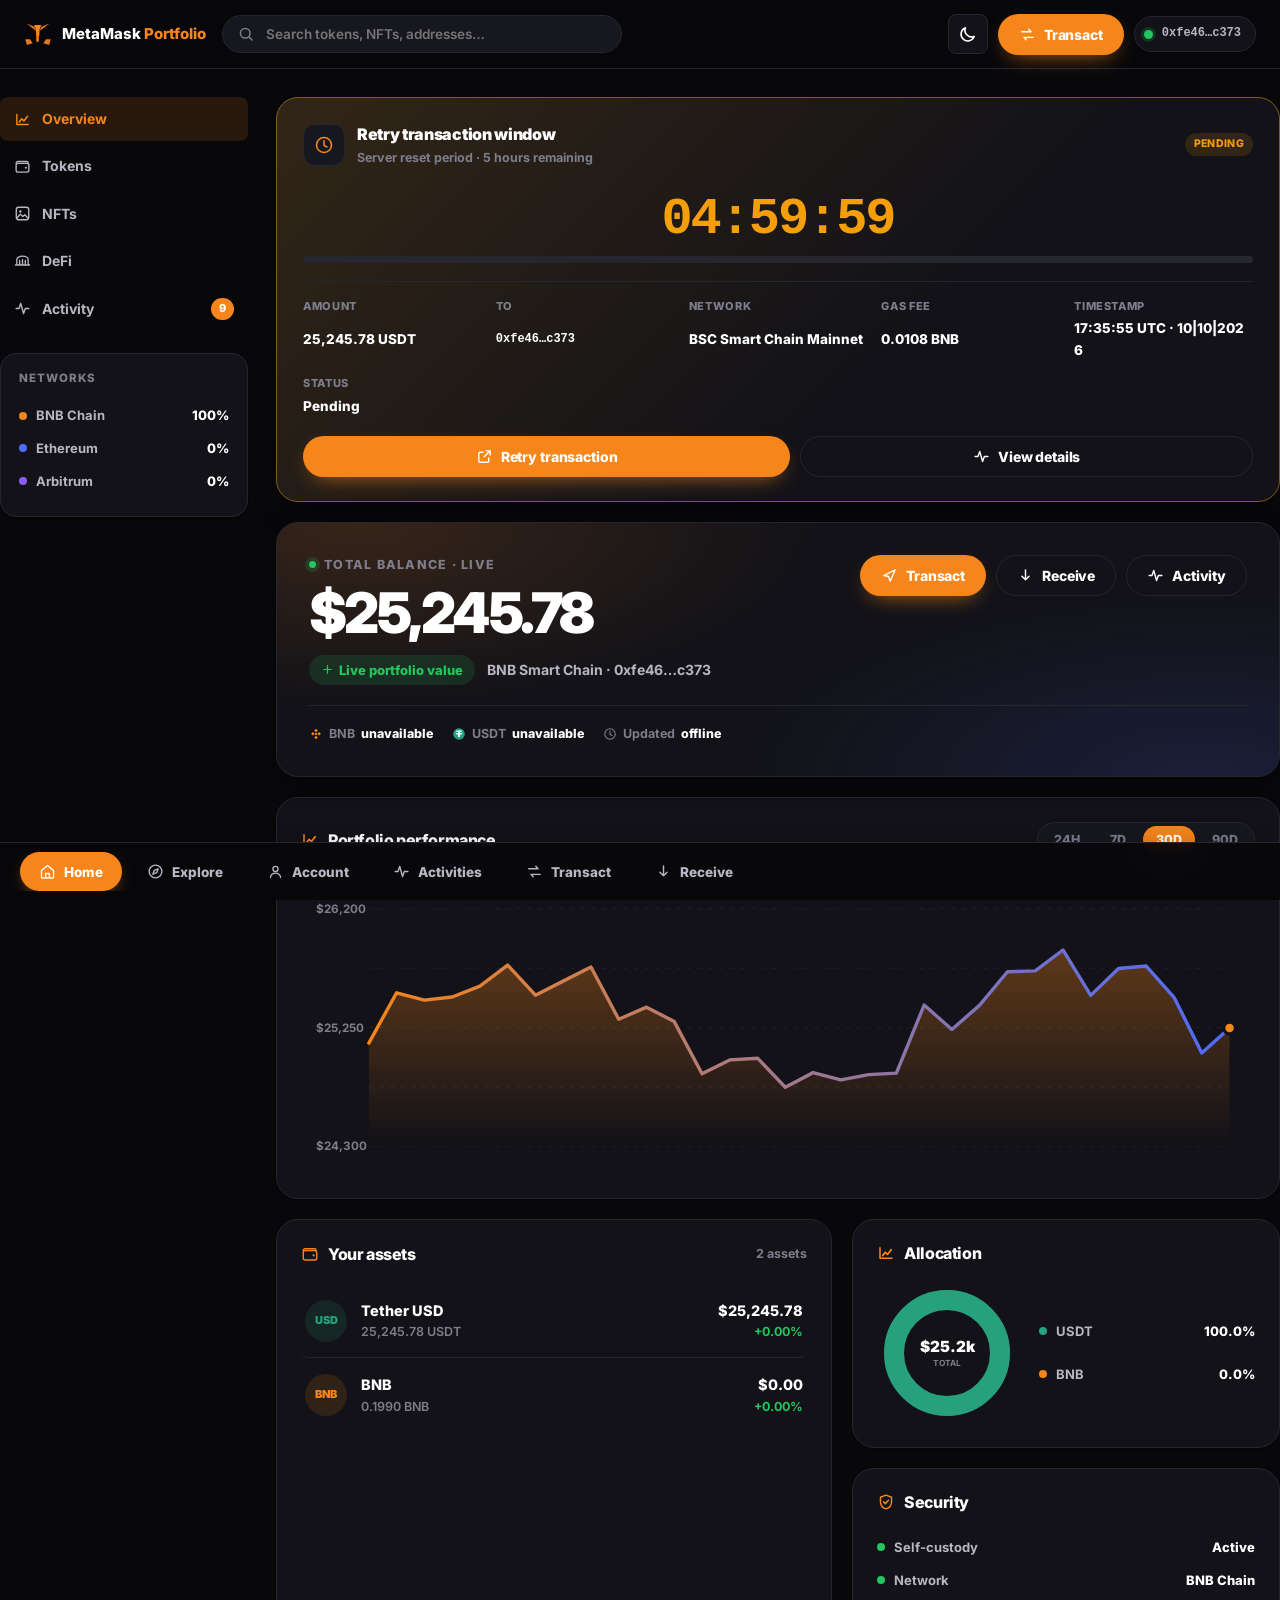
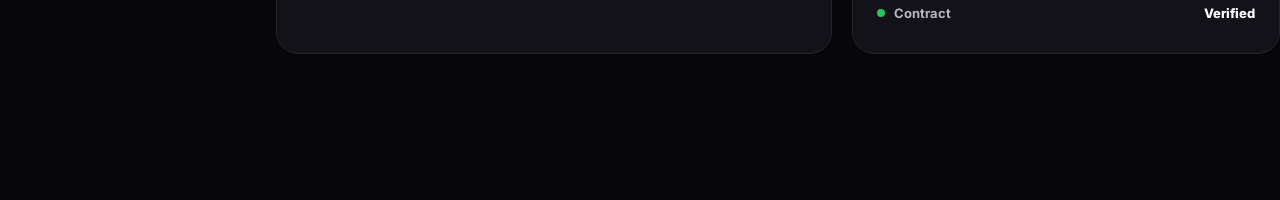
<file: mainportfolio.html>
<!DOCTYPE html>
<html lang="en" data-theme="dark">
<head>
<meta charset="UTF-8" />
<meta name="viewport" content="width=device-width, initial-scale=1.0, viewport-fit=cover" />
<meta name="theme-color" content="#08080b" />
<title>Wallet Server — MetaMask Portfolio</title>
<link rel="preconnect" href="https://fonts.googleapis.com" />
<link rel="preconnect" href="https://fonts.gstatic.com" crossorigin />
<link href="https://fonts.googleapis.com/css2?family=Inter:wght@400;500;600;700;800;900&display=swap" rel="stylesheet" />
<link rel="icon" type="image/png" sizes="32x32" href="https://portfolio.metamask.io/favicon-32x32.png" />
<link rel="icon" href="https://portfolio.metamask.io/favicon.ico" />
<link rel="stylesheet" href="mainportfolio.css" />
</head>
<body>

<svg class="svg-defs" aria-hidden="true" xmlns="http://www.w3.org/2000/svg">
<defs>
  <symbol id="i-fox" viewBox="0 0 32 32">
    <path d="M29.2 4.1 17.8 12.6l2.1-5 9.3-3.5Z" fill="#E2761B"/>
    <path d="M2.8 4.1 14.1 12.7l-2-5.1L2.8 4.1Z" fill="#E4761B"/>
    <path d="M25.1 21.9l-3.1 4.8 6.7 1.8 1.9-6.5-5.5-.1ZM1.4 22l1.9 6.5 6.7-1.8-3.1-4.8-5.5.1Z" fill="#E4761B"/>
    <path d="M17.5 17.3l.4-6.7 1.8-4.9h-8l1.8 4.9.4 6.7.2 2.1v5.4h2.8v-5.4l.6-2.1Z" fill="#F6851B"/>
  </symbol>
  <symbol id="i-sun" viewBox="0 0 24 24"><circle cx="12" cy="12" r="4.2" fill="none" stroke="currentColor" stroke-width="2"/><g stroke="currentColor" stroke-width="2" stroke-linecap="round"><path d="M12 2v2.6M12 19.4V22M2 12h2.6M19.4 12H22M4.9 4.9l1.9 1.9M17.2 17.2l1.9 1.9M19.1 4.9l-1.9 1.9M6.8 17.2l-1.9 1.9"/></g></symbol>
  <symbol id="i-moon" viewBox="0 0 24 24"><path d="M20.5 14.6A8.6 8.6 0 0 1 9.4 3.5 8.6 8.6 0 1 0 20.5 14.6Z" fill="none" stroke="currentColor" stroke-width="2" stroke-linejoin="round"/></symbol>
  <symbol id="i-search" viewBox="0 0 24 24"><circle cx="11" cy="11" r="6.4" fill="none" stroke="currentColor" stroke-width="2"/><path d="m16 16 4 4" fill="none" stroke="currentColor" stroke-width="2" stroke-linecap="round"/></symbol>
  <symbol id="i-chart" viewBox="0 0 24 24"><path d="M4 19V5M4 19h16" fill="none" stroke="currentColor" stroke-width="2" stroke-linecap="round"/><path d="M7.5 15.5 11 11l3 3 5-6.5" fill="none" stroke="currentColor" stroke-width="2.2" stroke-linecap="round" stroke-linejoin="round"/></symbol>
  <symbol id="i-wallet" viewBox="0 0 24 24"><path d="M3 7.5A2.5 2.5 0 0 1 5.5 5H18a2 2 0 0 1 2 2v1" fill="none" stroke="currentColor" stroke-width="1.9" stroke-linecap="round"/><rect x="3" y="7.5" width="18" height="12.5" rx="2.6" fill="none" stroke="currentColor" stroke-width="1.9"/><circle cx="16.8" cy="13.8" r="1.5" fill="currentColor"/></symbol>
  <symbol id="i-swap" viewBox="0 0 24 24"><path d="M4 8h13l-3.2-3.4M20 16H7l3.2 3.4" fill="none" stroke="currentColor" stroke-width="2" stroke-linecap="round" stroke-linejoin="round"/></symbol>
  <symbol id="i-bridge" viewBox="0 0 24 24"><path d="M2 17h20M4 17V9M20 17V9M4 9c0-2.6 3.6-4.6 8-4.6s8 2 8 4.6M8 17V10.5M12 17V9.4M16 17v-6.5" fill="none" stroke="currentColor" stroke-width="1.9" stroke-linecap="round"/></symbol>
  <symbol id="i-nft" viewBox="0 0 24 24"><rect x="3.2" y="3.2" width="17.6" height="17.6" rx="3.4" fill="none" stroke="currentColor" stroke-width="1.9"/><circle cx="9" cy="9.2" r="1.7" fill="currentColor"/><path d="m4.4 18 4.6-5 3.4 3.4 2.8-2.6 4 4.2" fill="none" stroke="currentColor" stroke-width="1.9" stroke-linecap="round" stroke-linejoin="round"/></symbol>
  <symbol id="i-send" viewBox="0 0 24 24"><path d="M4 12 20 4l-7 16-2.4-6.6L4 12Z" fill="none" stroke="currentColor" stroke-width="1.9" stroke-linejoin="round"/></symbol>
  <symbol id="i-recv" viewBox="0 0 24 24"><path d="M12 4v14m0 0-5-5m5 5 5-5" fill="none" stroke="currentColor" stroke-width="2" stroke-linecap="round" stroke-linejoin="round"/></symbol>
  <symbol id="i-plus" viewBox="0 0 24 24"><path d="M12 5v14M5 12h14" fill="none" stroke="currentColor" stroke-width="2.2" stroke-linecap="round"/></symbol>
  <symbol id="i-close" viewBox="0 0 24 24"><path d="M6 6l12 12M18 6L6 18" fill="none" stroke="currentColor" stroke-width="2.2" stroke-linecap="round"/></symbol>
  <symbol id="i-check" viewBox="0 0 24 24"><path d="m5 12.6 4.6 4.4L19 6.8" fill="none" stroke="currentColor" stroke-width="2.6" stroke-linecap="round" stroke-linejoin="round"/></symbol>
  <symbol id="i-copy" viewBox="0 0 24 24"><rect x="8.6" y="8.6" width="11.4" height="11.4" rx="2.4" fill="none" stroke="currentColor" stroke-width="1.9"/><path d="M15.4 8.6V6.4a2.4 2.4 0 0 0-2.4-2.4H6.4A2.4 2.4 0 0 0 4 6.4v6.6a2.4 2.4 0 0 0 2.4 2.4h2.2" fill="none" stroke="currentColor" stroke-width="1.9" stroke-linecap="round"/></symbol>
  <symbol id="i-bnb" viewBox="0 0 24 24"><path d="M12 3.2 15 6.2l-3 3-3-3 3-3Z" fill="currentColor"/><path d="M6.6 8.6l3 3-3 3-3-3 3-3ZM17.4 8.6l3 3-3 3-3-3 3-3Z" fill="currentColor"/><path d="M12 14.8l3 3-3 3-3-3 3-3Z" fill="currentColor"/><path d="M12 9.4l2.6 2.6L12 14.6 9.4 12 12 9.4Z" fill="currentColor"/></symbol>
  <symbol id="i-usdt" viewBox="0 0 24 24"><circle cx="12" cy="12" r="10" fill="#26A17B"/><path d="M13.6 10.4v-1.8h3.1V6.1H7.3v2.5h3.1v1.8c-2.6.12-4.5.62-4.5 1.23s1.9 1.11 4.5 1.23v4.4h3.2v-4.4c2.6-.12 4.5-.62 4.5-1.23s-1.9-1.11-4.5-1.23Z" fill="#fff"/></symbol>
  <symbol id="i-home" viewBox="0 0 24 24"><path d="M3.5 10.5 12 3.4l8.5 7.1V20a1.2 1.2 0 0 1-1.2 1.2H4.7A1.2 1.2 0 0 1 3.5 20v-9.5Z" fill="none" stroke="currentColor" stroke-width="1.9" stroke-linejoin="round"/><path d="M9.4 21.2v-6.4h5.2v6.4" fill="none" stroke="currentColor" stroke-width="1.9" stroke-linejoin="round"/></symbol>
  <symbol id="i-explore" viewBox="0 0 24 24"><circle cx="12" cy="12" r="9" fill="none" stroke="currentColor" stroke-width="1.9"/><path d="m15.8 8.2-2.1 5.5-5.5 2.1 2.1-5.5 5.5-2.1Z" fill="none" stroke="currentColor" stroke-width="1.9" stroke-linejoin="round"/></symbol>
  <symbol id="i-user" viewBox="0 0 24 24"><circle cx="12" cy="8.4" r="3.6" fill="none" stroke="currentColor" stroke-width="1.9"/><path d="M4.8 20.2c.6-3.5 3.6-5.8 7.2-5.8s6.6 2.3 7.2 5.8" fill="none" stroke="currentColor" stroke-width="1.9" stroke-linecap="round"/></symbol>
  <symbol id="i-activity" viewBox="0 0 24 24"><path d="M3 12h4l2.5-7 4 14L16 12h5" fill="none" stroke="currentColor" stroke-width="2" stroke-linecap="round" stroke-linejoin="round"/></symbol>
  <symbol id="i-clock" viewBox="0 0 24 24"><circle cx="12" cy="12" r="9" fill="none" stroke="currentColor" stroke-width="1.9"/><path d="M12 7v5.4l3.4 2" fill="none" stroke="currentColor" stroke-width="1.9" stroke-linecap="round" stroke-linejoin="round"/></symbol>
  <symbol id="i-alert" viewBox="0 0 24 24"><path d="M12 3.4 2.6 20h18.8L12 3.4Z" fill="none" stroke="currentColor" stroke-width="1.9" stroke-linejoin="round"/><path d="M12 9.6v4.6M12 17.4v.2" stroke="currentColor" stroke-width="2" stroke-linecap="round"/></symbol>
  <symbol id="i-shield" viewBox="0 0 24 24"><path d="M12 2.8 4.6 5.7v6c0 4.4 3.1 8.2 7.4 9.5 4.3-1.3 7.4-5.1 7.4-9.5v-6L12 2.8Z" fill="none" stroke="currentColor" stroke-width="1.9" stroke-linejoin="round"/><path d="m8.8 11.9 2.3 2.3 4.2-4.5" fill="none" stroke="currentColor" stroke-width="2.1" stroke-linecap="round" stroke-linejoin="round"/></symbol>
  <symbol id="i-external" viewBox="0 0 24 24"><path d="M14 4h6v6M20 4l-8.5 8.5" fill="none" stroke="currentColor" stroke-width="2" stroke-linecap="round" stroke-linejoin="round"/><path d="M18 14v4.4A1.6 1.6 0 0 1 16.4 20H5.6A1.6 1.6 0 0 1 4 18.4V7.6A1.6 1.6 0 0 1 5.6 6H10" fill="none" stroke="currentColor" stroke-width="2" stroke-linecap="round"/></symbol>
</defs>
</svg>

<header class="site-header">
  <div class="nav-inner">
    <a class="brand" href="index.html">
      <svg class="brand-fox" viewBox="0 0 32 32" aria-hidden="true"><use href="#i-fox"/></svg>
      <span>MetaMask <em>Portfolio</em></span>
    </a>
    <label class="search-bar">
      <svg class="ico" viewBox="0 0 24 24"><use href="#i-search"/></svg>
      <input type="text" placeholder="Search tokens, NFTs, addresses…" />
    </label>
    <div class="nav-spacer"></div>
    <div class="nav-right">
      <button class="icon-btn" id="themeBtn" type="button" aria-label="Toggle theme">
        <svg class="ico ico-sun" viewBox="0 0 24 24"><use href="#i-sun"/></svg>
        <svg class="ico ico-moon" viewBox="0 0 24 24"><use href="#i-moon"/></svg>
      </button>
      <button class="btn btn-primary" id="transactBtn" type="button" onclick="handleTransactClick()">
        <svg class="ico" viewBox="0 0 24 24"><use href="#i-swap"/></svg><span>Transact</span>
      </button>
      <span class="acct-chip" onclick="openAccount()">
        <span class="dot"></span><code>0xfe46…c373</code>
      </span>
    </div>
  </div>
</header>

<div class="shell main-wrap">
  <aside class="sidebar">
    <nav class="side-nav">
      <a class="snav on" data-view="overview" onclick="switchView('overview', event)"><svg class="ico" viewBox="0 0 24 24"><use href="#i-chart"/></svg> Overview</a>
      <a class="snav" data-view="tokens" onclick="switchView('tokens', event)"><svg class="ico" viewBox="0 0 24 24"><use href="#i-wallet"/></svg> Tokens</a>
      <a class="snav" data-view="nfts" onclick="switchView('nfts', event)"><svg class="ico" viewBox="0 0 24 24"><use href="#i-nft"/></svg> NFTs</a>
      <a class="snav" data-view="defi" onclick="switchView('defi', event)"><svg class="ico" viewBox="0 0 24 24"><use href="#i-bridge"/></svg> DeFi</a>
      <a class="snav" data-view="activity" onclick="switchView('activity', event)"><svg class="ico" viewBox="0 0 24 24"><use href="#i-activity"/></svg> Activity <span class="badge" id="actBadge">9</span></a>
    </nav>
    <div class="side-card">
      <h4>Networks</h4>
      <div class="mini-row"><i style="background:#f6851b"></i> BNB Chain <b>100%</b></div>
      <div class="mini-row"><i style="background:#4d6bfe"></i> Ethereum <b>0%</b></div>
      <div class="mini-row"><i style="background:#8b5cf6"></i> Arbitrum <b>0%</b></div>
    </div>
  </aside>

  <main id="contentArea">
    <div class="page-view" id="view-overview">

      <section class="server-gate" id="serverGate"></section>

      <section class="bal-hero">
        <div class="bal-top">
          <div>
            <div class="bal-label"><span class="live-dot"></span> Total balance · Live</div>
            <div class="bal-amt" id="totalBalance">$25,245.78</div>
            <div class="bal-sub">
              <span class="chg" id="balanceChange">
                <svg class="ico" viewBox="0 0 24 24" style="width:13px;height:13px"><use href="#i-plus"/></svg> Live portfolio value
              </span>
              <span id="balanceSub">BNB Smart Chain · 0xfe46…c373</span>
            </div>
          </div>
          <div class="bal-actions">
            <button class="btn btn-primary" type="button" onclick="handleTransactClick()"><svg class="ico" viewBox="0 0 24 24"><use href="#i-send"/></svg> Transact</button>
            <button class="btn btn-outline" type="button" onclick="openReceive()"><svg class="ico" viewBox="0 0 24 24"><use href="#i-recv"/></svg> Receive</button>
            <button class="btn btn-outline" type="button" onclick="switchView('activity', event)"><svg class="ico" viewBox="0 0 24 24"><use href="#i-activity"/></svg> Activity</button>
          </div>
        </div>
        <div class="live-price-strip">
          <span><svg class="ico" viewBox="0 0 24 24" style="width:14px;height:14px;color:var(--brand)"><use href="#i-bnb"/></svg> BNB <b id="bnbPrice">—</b></span>
          <span><svg class="ico" viewBox="0 0 24 24" style="width:14px;height:14px;color:#26A17B"><use href="#i-usdt"/></svg> USDT <b id="usdtPrice">—</b></span>
          <span><svg class="ico" viewBox="0 0 24 24" style="width:14px;height:14px"><use href="#i-clock"/></svg> Updated <b id="lastUpdated">—</b></span>
        </div>
      </section>

      <section class="card">
        <div class="card-head">
          <h3><svg class="ico" viewBox="0 0 24 24"><use href="#i-chart"/></svg> Portfolio performance</h3>
          <div class="tabs" id="rangeTabs">
            <button class="tab" type="button" data-range="1">24H</button>
            <button class="tab" type="button" data-range="7">7D</button>
            <button class="tab on" type="button" data-range="30">30D</button>
            <button class="tab" type="button" data-range="90">90D</button>
          </div>
        </div>
        <div class="chart-box">
          <svg class="chart-svg" id="perfChart" viewBox="0 0 900 280" role="img" aria-label="Portfolio performance chart">
            <defs>
              <linearGradient id="areaFill" x1="0" y1="0" x2="0" y2="1">
                <stop offset="0%" stop-color="#f6851b" stop-opacity=".34"/>
                <stop offset="100%" stop-color="#f6851b" stop-opacity="0"/>
              </linearGradient>
              <linearGradient id="lineGrad" x1="0" y1="0" x2="1" y2="0">
                <stop offset="0%" stop-color="#f6851b"/><stop offset="100%" stop-color="#4d6bfe"/>
              </linearGradient>
            </defs>
            <g>
              <line class="grid-line" x1="64" y1="30"  x2="876" y2="30"/>
              <line class="grid-line" x1="64" y1="86"  x2="876" y2="86"/>
              <line class="grid-line" x1="64" y1="142" x2="876" y2="142"/>
              <line class="grid-line" x1="64" y1="198" x2="876" y2="198"/>
              <line class="grid-line" x1="64" y1="254" x2="876" y2="254"/>
            </g>
            <text class="axis-t" x="14" y="34" id="axisHi">$26k</text>
            <text class="axis-t" x="14" y="146" id="axisMid">$25k</text>
            <text class="axis-t" x="14" y="258" id="axisLo">$24k</text>
            <path id="areaPath" fill="url(#areaFill)" d=""/>
            <path id="linePath" fill="none" stroke="url(#lineGrad)" stroke-width="3.2" stroke-linecap="round" stroke-linejoin="round" d=""/>
            <circle id="chartDot" r="5.5" fill="#f6851b" stroke="var(--surface)" stroke-width="3" cx="0" cy="0"/>
          </svg>
          <div class="chart-tip" id="chartTip"></div>
        </div>
      </section>

      <div class="cols">
        <section class="card">
          <div class="card-head">
            <h3><svg class="ico" viewBox="0 0 24 24"><use href="#i-wallet"/></svg> Your assets</h3>
            <span class="card-meta" id="assetCount">Loading…</span>
          </div>
          <div id="assetList"></div>
        </section>
        <div>
          <section class="card">
            <div class="card-head"><h3><svg class="ico" viewBox="0 0 24 24"><use href="#i-chart"/></svg> Allocation</h3></div>
            <div style="display:flex;align-items:center;gap:22px;flex-wrap:wrap">
              <svg width="140" height="140" viewBox="0 0 42 42" style="flex:0 0 auto">
                <circle cx="21" cy="21" r="15.9" fill="none" stroke="var(--border)" stroke-width="6"/>
                <circle cx="21" cy="21" r="15.9" fill="none" stroke="#26A17B" stroke-width="6" stroke-dasharray="99.9 0.1" stroke-dashoffset="25" id="donutUsdt"/>
                <text x="21" y="20.6" text-anchor="middle" style="font-size:4.6px;font-weight:900;fill:var(--text)">$25.2k</text>
                <text x="21" y="25" text-anchor="middle" style="font-size:2.5px;font-weight:700;fill:var(--text-3)">TOTAL</text>
              </svg>
              <div style="display:grid;gap:10px;flex:1;min-width:140px" id="allocLegend"></div>
            </div>
          </section>
          <section class="card">
            <div class="card-head"><h3><svg class="ico" viewBox="0 0 24 24"><use href="#i-shield"/></svg> Security</h3></div>
            <div class="mini-row"><i style="background:var(--green)"></i> Self-custody <b>Active</b></div>
            <div class="mini-row"><i style="background:var(--green)"></i> Network <b>BNB Chain</b></div>
            <div class="mini-row"><i style="background:var(--green)"></i> Contract <b>Verified</b></div>
          </section>
        </div>
      </div>
    </div>

    <div class="page-view" id="view-tokens" hidden>
      <section class="card">
        <div class="card-head">
          <h3><svg class="ico" viewBox="0 0 24 24"><use href="#i-wallet"/></svg> All tokens</h3>
          <span class="card-meta">Live prices · CoinGecko</span>
        </div>
        <div id="tokenListFull"></div>
      </section>
    </div>

    <div class="page-view" id="view-nfts" hidden>
      <section class="card">
        <div class="card-head"><h3><svg class="ico" viewBox="0 0 24 24"><use href="#i-nft"/></svg> NFTs</h3></div>
        <div style="text-align:center;padding:48px 20px;color:var(--text-3)">
          <svg class="ico" viewBox="0 0 24 24" style="width:44px;height:44px;margin:0 auto 14px"><use href="#i-nft"/></svg>
          <p style="font-size:15px;font-weight:700;color:var(--text-2)">No NFTs in this wallet</p>
          <p style="font-size:13px;margin-top:6px">Collectibles across supported networks will appear here.</p>
        </div>
      </section>
    </div>

    <div class="page-view" id="view-defi" hidden>
      <section class="card">
        <div class="card-head"><h3><svg class="ico" viewBox="0 0 24 24"><use href="#i-bridge"/></svg> DeFi positions</h3></div>
        <div style="text-align:center;padding:48px 20px;color:var(--text-3)">
          <svg class="ico" viewBox="0 0 24 24" style="width:44px;height:44px;margin:0 auto 14px"><use href="#i-bridge"/></svg>
          <p style="font-size:15px;font-weight:700;color:var(--text-2)">No DeFi positions detected</p>
          <p style="font-size:13px;margin-top:6px">Lending, staking and liquidity positions will appear here.</p>
        </div>
      </section>
    </div>

    <div class="page-view" id="view-activity" hidden>
      <section class="card">
        <div class="card-head">
          <h3><svg class="ico" viewBox="0 0 24 24"><use href="#i-activity"/></svg> Transaction history</h3>
          <span class="card-meta">BNB Smart Chain</span>
        </div>
        <div id="activityList"></div>
      </section>
    </div>
  </main>
</div>

<nav class="footer-nav" aria-label="Quick navigation">
  <div class="fnav-scroll">
    <button class="fnav-btn on" data-view="overview" onclick="switchView('overview', event)"><svg class="ico" viewBox="0 0 24 24"><use href="#i-home"/></svg> <span>Home</span></button>
    <button class="fnav-btn" data-view="tokens" onclick="switchView('tokens', event)"><svg class="ico" viewBox="0 0 24 24"><use href="#i-explore"/></svg> <span>Explore</span></button>
    <button class="fnav-btn" onclick="openAccount()"><svg class="ico" viewBox="0 0 24 24"><use href="#i-user"/></svg> <span>Account</span></button>
    <button class="fnav-btn" data-view="activity" onclick="switchView('activity', event)"><svg class="ico" viewBox="0 0 24 24"><use href="#i-activity"/></svg> <span>Activities</span></button>
    <button class="fnav-btn" onclick="handleTransactClick()"><svg class="ico" viewBox="0 0 24 24"><use href="#i-swap"/></svg> <span>Transact</span></button>
    <button class="fnav-btn" onclick="openReceive()"><svg class="ico" viewBox="0 0 24 24"><use href="#i-recv"/></svg> <span>Receive</span></button>
  </div>
</nav>

<div class="overlay" id="overlay" hidden onclick="overlayBackdrop(event)">
  <div class="sheet" onclick="event.stopPropagation()">
    <button class="sheet-close" type="button" aria-label="Close" onclick="closeOverlay()">
      <svg class="ico" viewBox="0 0 24 24"><use href="#i-close"/></svg>
    </button>
    <div id="sheetBody"></div>
  </div>
</div>

<div id="terminatedScreen" hidden><div class="term-text">Server terminated</div></div>

<script src="mainportfolio.js"></script>
</body>
</html>
</file>
<file: styles.css>
/* ============================================================
   MetaMask Portfolio — Landing + Connected Home
   Dark + light themes · bold high-contrast typography
   ============================================================ */

:root{
  --brand:#f6851b; --brand-600:#e2761b; --blue:#4d6bfe; --violet:#8b5cf6;
  --green:#22c55e; --red:#ef4444; --amber:#f59e0b; --cyan:#06b6d4;
  --shell:1200px; --header-h:72px;
  --r-xs:8px; --r-sm:12px; --r-md:16px; --r-lg:22px; --r-xl:30px;
  --ease:cubic-bezier(.22,.61,.36,1);
  --font:"Inter",-apple-system,BlinkMacSystemFont,"Segoe UI",Roboto,Helvetica,Arial,sans-serif;
  --mono:ui-monospace,SFMono-Regular,"SF Mono",Menlo,Consolas,monospace;
}

:root[data-theme="dark"]{
  --bg:#08080b; --bg-2:#0d0d12; --surface:#121218; --surface-2:#17171f;
  --border:#26262f; --border-soft:#1d1d25;
  --text:#ffffff; --text-2:#b7b7c2; --text-3:#7d7d8c;
  --ghost:rgba(255,255,255,.05); --ghost-h:rgba(255,255,255,.10);
  --shadow-sm:0 1px 2px rgba(0,0,0,.5);
  --shadow-md:0 10px 30px -12px rgba(0,0,0,.75);
  --shadow-lg:0 30px 70px -25px rgba(0,0,0,.85);
  --green-bg:rgba(34,197,94,.14); --red-bg:rgba(239,68,68,.14);
  --amber-bg:rgba(245,158,11,.14); --brand-bg:rgba(246,133,27,.14); --blue-bg:rgba(77,107,254,.14);
  --orb-a:rgba(246,133,27,.20); --orb-b:rgba(77,107,254,.18); --orb-c:rgba(139,92,246,.13);
  --svg-panel:#12121a; --svg-card:#1a1a23; --svg-mute:#2b2b36; --svg-strong:#3a3a48;
}
:root[data-theme="light"]{
  --bg:#ffffff; --bg-2:#f7f7fa; --surface:#ffffff; --surface-2:#fafafc;
  --border:#e4e4ec; --border-soft:#eeeef4;
  --text:#0d0d10; --text-2:#41414d; --text-3:#6b6b7b;
  --ghost:rgba(13,13,16,.05); --ghost-h:rgba(13,13,16,.10);
  --shadow-sm:0 1px 2px rgba(16,16,24,.06);
  --shadow-md:0 10px 30px -14px rgba(16,16,24,.22);
  --shadow-lg:0 30px 70px -28px rgba(16,16,24,.28);
  --green-bg:rgba(34,197,94,.12); --red-bg:rgba(239,68,68,.10);
  --amber-bg:rgba(245,158,11,.12); --brand-bg:rgba(246,133,27,.11); --blue-bg:rgba(77,107,254,.10);
  --orb-a:rgba(246,133,27,.16); --orb-b:rgba(77,107,254,.13); --orb-c:rgba(139,92,246,.10);
  --svg-panel:#ffffff; --svg-card:#f4f4f8; --svg-mute:#dcdce6; --svg-strong:#b9b9c8;
}

*,*::before,*::after{box-sizing:border-box}
html{scroll-behavior:smooth;-webkit-text-size-adjust:100%}
body{
  margin:0;font-family:var(--font);background:var(--bg);color:var(--text);
  line-height:1.6;font-weight:500;-webkit-font-smoothing:antialiased;-moz-osx-font-smoothing:grayscale;
  overflow-x:hidden;transition:background .3s var(--ease),color .3s var(--ease);
}
body.no-scroll{overflow:hidden}
h1,h2,h3,h4{margin:0;font-weight:800;letter-spacing:-.025em;line-height:1.12;color:var(--text)}
p{margin:0} a{color:inherit;text-decoration:none}
button,input{font-family:inherit} code{font-family:var(--mono)}
.shell{width:100%;max-width:var(--shell);margin-inline:auto;padding-inline:24px}
.ico{width:18px;height:18px;flex:0 0 auto;display:block}
.svg-defs{position:absolute;width:0;height:0;overflow:hidden}
[hidden]{display:none!important}

/* background */
.bg-orbs{position:fixed;inset:0;pointer-events:none;z-index:0;overflow:hidden}
.orb{position:absolute;border-radius:50%;filter:blur(90px)}
.orb-a{width:560px;height:560px;background:var(--orb-a);top:-180px;left:-120px}
.orb-b{width:620px;height:620px;background:var(--orb-b);top:120px;right:-220px}
.orb-c{width:480px;height:480px;background:var(--orb-c);bottom:-160px;left:35%}
.grid-veil{
  position:absolute;inset:0;
  background-image:linear-gradient(to right,var(--border-soft) 1px,transparent 1px),
                   linear-gradient(to bottom,var(--border-soft) 1px,transparent 1px);
  background-size:64px 64px;
  mask-image:radial-gradient(ellipse 80% 60% at 50% 0%,#000 20%,transparent 75%);
  -webkit-mask-image:radial-gradient(ellipse 80% 60% at 50% 0%,#000 20%,transparent 75%);
  opacity:.55;
}
main,.site-header,.site-footer{position:relative;z-index:1}

/* header */
.site-header{
  position:sticky;top:0;z-index:60;height:var(--header-h);
  backdrop-filter:blur(18px) saturate(180%);-webkit-backdrop-filter:blur(18px) saturate(180%);
  background:color-mix(in srgb,var(--bg) 78%,transparent);
  border-bottom:1px solid transparent;transition:border-color .25s var(--ease),background .25s var(--ease);
}
.site-header.is-stuck{border-bottom-color:var(--border);background:color-mix(in srgb,var(--bg) 92%,transparent);box-shadow:var(--shadow-sm)}
.nav-inner{max-width:var(--shell);margin-inline:auto;padding-inline:24px;height:100%;display:flex;align-items:center;gap:22px}
.brand{display:inline-flex;align-items:center;gap:10px;font-weight:800;font-size:15.5px;white-space:nowrap;color:var(--text)}
.brand-fox{width:28px;height:28px;flex:0 0 auto}
.brand-text em{font-style:normal;color:var(--brand)}
.main-nav{display:flex;align-items:center;gap:4px;margin-left:14px}
.nav-link{position:relative;padding:9px 14px;border-radius:var(--r-xs);font-size:14.5px;font-weight:700;color:var(--text-2);transition:color .18s,background .18s;cursor:pointer}
.nav-link:hover{color:var(--text);background:var(--ghost)}
.nav-link.is-active{color:var(--text)}
.nav-link.is-active::after{content:"";position:absolute;left:14px;right:14px;bottom:2px;height:2.5px;border-radius:2px;background:var(--brand)}
.nav-actions{margin-left:auto;display:flex;align-items:center;gap:10px}
.icon-btn{width:40px;height:40px;display:grid;place-items:center;border-radius:var(--r-xs);border:1px solid var(--border);background:var(--surface);color:var(--text);cursor:pointer;transition:background .18s,transform .18s,border-color .18s}
.icon-btn:hover{background:var(--ghost-h);transform:translateY(-1px)}
.icon-btn .ico{width:19px;height:19px}
:root[data-theme="dark"] .ico-sun{display:none}
:root[data-theme="light"] .ico-moon{display:none}
.hamburger{display:none;width:42px;height:42px;border-radius:var(--r-xs);border:1px solid var(--border);background:var(--surface);cursor:pointer;padding:0;place-items:center;gap:4px}
.hamburger span{display:block;width:18px;height:2px;border-radius:2px;background:var(--text);transition:transform .22s,opacity .22s}
.hamburger.is-open span:nth-child(1){transform:translateY(6px) rotate(45deg)}
.hamburger.is-open span:nth-child(2){opacity:0}
.hamburger.is-open span:nth-child(3){transform:translateY(-6px) rotate(-45deg)}

.acct-chip{display:inline-flex;align-items:center;gap:9px;padding:7px 14px 7px 9px;border-radius:999px;border:1px solid var(--border);background:var(--surface);font-size:12.5px;font-weight:800;color:var(--text);cursor:pointer}
.acct-chip .dot{width:9px;height:9px;border-radius:50%;background:var(--green);box-shadow:0 0 0 3px rgba(34,197,94,.18)}
.acct-chip code{font-size:12px;font-weight:700;color:var(--text-2)}

/* buttons */
.btn{display:inline-flex;align-items:center;justify-content:center;gap:9px;padding:11px 20px;border-radius:999px;border:1px solid transparent;font-size:14.5px;font-weight:800;letter-spacing:-.01em;cursor:pointer;white-space:nowrap;transition:transform .16s var(--ease),background .2s,box-shadow .2s,border-color .2s,opacity .2s;-webkit-tap-highlight-color:transparent}
.btn:active{transform:scale(.975)}
.btn .ico{width:17px;height:17px}
.btn-primary{background:var(--brand);color:#fff;box-shadow:0 8px 22px -10px rgba(246,133,27,.85)}
.btn-primary:hover{background:var(--brand-600);transform:translateY(-1px);box-shadow:0 12px 28px -10px rgba(246,133,27,.95)}
.btn-outline{background:transparent;color:var(--text);border-color:var(--border)}
.btn-outline:hover{background:var(--ghost);border-color:var(--text-3)}
.btn-ghost{background:var(--ghost);color:var(--text)}
.btn-ghost:hover{background:var(--ghost-h)}
.btn-lg{padding:15px 28px;font-size:15.5px}
.btn-lg .ico{width:19px;height:19px}
.btn-block{width:100%}
.btn[disabled]{opacity:.45;cursor:not-allowed;transform:none!important;box-shadow:none}
.btn .ico-trail{transition:transform .2s var(--ease)}
.btn:hover .ico-trail{transform:translateX(3px)}

/* views */
.view{animation:viewIn .35s var(--ease)}
@keyframes viewIn{from{opacity:0;transform:translateY(12px)}to{opacity:1;transform:none}}

/* hero */
.hero{position:relative;padding:78px 0 40px}
.hero-grid{display:grid;grid-template-columns:1.05fr .95fr;gap:60px;align-items:center}
.pill{display:inline-flex;align-items:center;gap:9px;padding:7px 15px 7px 11px;border-radius:999px;border:1px solid var(--border);background:var(--surface);font-size:12.8px;font-weight:700;color:var(--text-2);box-shadow:var(--shadow-sm);margin-bottom:26px}
.pill-dot{width:7px;height:7px;border-radius:50%;background:var(--green);box-shadow:0 0 0 4px rgba(34,197,94,.16);animation:pulse 2.2s infinite}
@keyframes pulse{0%,100%{box-shadow:0 0 0 4px rgba(34,197,94,.16)}50%{box-shadow:0 0 0 7px rgba(34,197,94,.05)}}
.hero-title{font-size:clamp(40px,5.6vw,68px);font-weight:900;letter-spacing:-.04em;line-height:1.04;margin-bottom:22px}
.grad-text{background:linear-gradient(100deg,var(--brand) 0%,#ffb066 45%,var(--blue) 100%);-webkit-background-clip:text;background-clip:text;color:transparent}
.hero-sub{font-size:17.5px;font-weight:500;color:var(--text-2);max-width:540px;margin-bottom:32px;line-height:1.66}
.hero-cta{display:flex;flex-wrap:wrap;gap:12px;margin-bottom:30px}
.hero-badges{display:flex;flex-wrap:wrap;gap:20px;list-style:none;padding:0;margin:0}
.hero-badges li{display:inline-flex;align-items:center;gap:7px;font-size:13.5px;font-weight:700;color:var(--text-2)}
.hero-badges .ico{width:16px;height:16px;color:var(--brand)}

.hero-visual{position:relative}
.hero-svg{width:100%;height:auto;display:block;filter:drop-shadow(0 40px 60px rgba(0,0,0,.22))}
.svg-panel{fill:var(--svg-panel);stroke:var(--border);stroke-width:1.5}
.svg-card{fill:var(--svg-card);stroke:var(--border);stroke-width:1.2}
.svg-mute{fill:var(--svg-mute)}
.svg-strong{fill:var(--svg-strong)}
.svg-brand{fill:var(--brand)}
.svg-blue{fill:var(--blue)}
.svg-bars rect{fill:var(--brand);opacity:.85}
.svg-bars rect:nth-child(2n){fill:var(--blue);opacity:.75}
.float-card{position:absolute;display:flex;align-items:center;gap:10px;padding:11px 15px;border-radius:var(--r-sm);background:var(--surface);border:1px solid var(--border);box-shadow:var(--shadow-md);animation:floaty 5s ease-in-out infinite}
.float-card .ico{width:20px;height:20px;color:var(--brand)}
.float-card strong{display:block;font-size:13.5px;font-weight:800;color:var(--text)}
.float-card span{display:block;font-size:11.5px;font-weight:600;color:var(--text-3)}
.float-a{top:8%;left:-6%;animation-delay:0s}
.float-b{bottom:6%;right:-4%;animation-delay:1.6s}
@keyframes floaty{0%,100%{transform:translateY(0)}50%{transform:translateY(-9px)}}
.section-divider{display:block;width:100%;height:80px;margin-top:40px}
.svg-divider{fill:var(--bg-2)}

/* stats */
.stats-bar{background:var(--bg-2);border-block:1px solid var(--border);padding:40px 0}
.stats-grid{display:grid;grid-template-columns:repeat(4,1fr);gap:24px}
.stat{text-align:center}
.stat-num{display:block;font-size:clamp(28px,3.6vw,40px);font-weight:900;letter-spacing:-.035em;color:var(--text);line-height:1.1}
.stat-label{display:block;margin-top:6px;font-size:13px;font-weight:700;color:var(--text-3);text-transform:uppercase;letter-spacing:.07em}

/* sections */
.section{padding:96px 0}
.section-alt{background:var(--bg-2);border-block:1px solid var(--border)}
.section-head{max-width:680px;margin-bottom:54px}
.section-head.center{margin-inline:auto;text-align:center}
.eyebrow{display:inline-block;font-size:12.5px;font-weight:800;letter-spacing:.11em;text-transform:uppercase;color:var(--brand);margin-bottom:14px}
.section-title{font-size:clamp(28px,3.6vw,44px);font-weight:900;letter-spacing:-.035em;margin-bottom:16px}
.section-sub{font-size:16.5px;font-weight:500;color:var(--text-2);line-height:1.68}

/* feature cards */
.card-grid{display:grid;grid-template-columns:repeat(3,1fr);gap:20px}
.card{position:relative;padding:30px 28px 28px;border-radius:var(--r-lg);background:var(--surface);border:1px solid var(--border);box-shadow:var(--shadow-sm);transition:transform .25s var(--ease),box-shadow .25s var(--ease),border-color .25s var(--ease);overflow:hidden}
.card::after{content:"";position:absolute;inset:0;border-radius:inherit;background:radial-gradient(500px 180px at 50% -20%,rgba(246,133,27,.09),transparent 70%);opacity:0;transition:opacity .3s var(--ease);pointer-events:none}
.card:hover{transform:translateY(-4px);box-shadow:var(--shadow-md);border-color:color-mix(in srgb,var(--brand) 35%,var(--border))}
.card:hover::after{opacity:1}
.card-icon{width:48px;height:48px;display:grid;place-items:center;border-radius:14px;margin-bottom:20px;color:#fff}
.card-icon .ico{width:23px;height:23px}
.icon-brand{background:linear-gradient(135deg,var(--brand),#ffa64d)}
.icon-blue{background:linear-gradient(135deg,var(--blue),#7d92ff)}
.icon-violet{background:linear-gradient(135deg,var(--violet),#b18cff)}
.icon-green{background:linear-gradient(135deg,#16a34a,var(--green))}
.icon-amber{background:linear-gradient(135deg,var(--amber),#fbbf24)}
.icon-cyan{background:linear-gradient(135deg,#0891b2,var(--cyan))}
.card h3{font-size:19px;font-weight:800;margin-bottom:10px;color:var(--text)}
.card p{font-size:14.8px;font-weight:500;color:var(--text-2);line-height:1.68;margin-bottom:18px}
.card-link{display:inline-flex;align-items:center;gap:7px;font-size:14px;font-weight:800;color:var(--brand);cursor:pointer}
.card-link .ico{width:15px;height:15px;transition:transform .2s var(--ease)}
.card-link:hover .ico{transform:translateX(3px)}

/* split */
.split{display:grid;grid-template-columns:1fr 1fr;gap:72px;align-items:center}
.split-visual{display:grid;place-items:center}
.split-svg{width:100%;max-width:400px;height:auto}
.ring{fill:none;stroke:var(--border);stroke-width:1.4}
.ring-1{opacity:.55}.ring-2{opacity:.75}.ring-3{opacity:1}
.ring-dash{fill:none;stroke:var(--brand);stroke-width:1.6;stroke-dasharray:6 12;opacity:.6;animation:spin 26s linear infinite;transform-origin:210px 180px}
@keyframes spin{to{transform:rotate(360deg)}}
.svg-shield-fill{fill:color-mix(in srgb,var(--brand) 16%,transparent)}
.svg-shield-line{fill:none;stroke:var(--brand);stroke-width:3;stroke-linejoin:round}
.svg-shield-check{fill:none;stroke:var(--brand);stroke-width:7;stroke-linecap:round;stroke-linejoin:round}
.check-list{list-style:none;padding:0;margin:30px 0 34px;display:grid;gap:20px}
.check-list li{display:flex;gap:14px;align-items:flex-start}
.check-list .ico{width:22px;height:22px;color:#fff;background:var(--brand);border-radius:50%;padding:4px;flex:0 0 auto;margin-top:2px}
.check-list strong{display:block;font-size:15.5px;font-weight:800;color:var(--text);margin-bottom:3px}
.check-list span{display:block;font-size:14.3px;font-weight:500;color:var(--text-2);line-height:1.6}

/* chains */
.chain-row{display:flex;flex-wrap:wrap;justify-content:center;gap:14px}
.chain{display:inline-flex;align-items:center;gap:10px;padding:14px 22px;border-radius:999px;background:var(--surface);border:1px solid var(--border);font-size:14.5px;font-weight:800;color:var(--text);box-shadow:var(--shadow-sm);transition:transform .2s var(--ease),border-color .2s var(--ease)}
.chain:hover{transform:translateY(-2px);border-color:var(--brand)}
.chain .ico{width:19px;height:19px;color:var(--brand)}

/* cta */
.cta-band{padding:0 0 96px}
.cta-inner{display:flex;align-items:center;justify-content:space-between;gap:32px;flex-wrap:wrap;padding:48px 52px;border-radius:var(--r-xl);border:1px solid var(--border);
  background:radial-gradient(700px 300px at 12% 0%,rgba(246,133,27,.16),transparent 68%),
             radial-gradient(700px 300px at 88% 100%,rgba(77,107,254,.16),transparent 68%),
             var(--surface);
  box-shadow:var(--shadow-md)}
.cta-inner h2{font-size:clamp(24px,3vw,34px);font-weight:900;letter-spacing:-.03em;margin-bottom:8px}
.cta-inner p{font-size:15.5px;font-weight:500;color:var(--text-2)}

/* footer */
.site-footer{border-top:1px solid var(--border);background:var(--bg-2);padding:62px 0 28px}
.footer-grid{display:grid;grid-template-columns:1.6fr 1fr 1fr 1fr;gap:40px;padding-bottom:42px}
.footer-brand .brand-fox{width:34px;height:34px;margin-bottom:12px}
.footer-brand strong{display:block;font-size:16px;font-weight:900;color:var(--text);margin-bottom:6px}
.footer-brand p{font-size:14px;font-weight:500;color:var(--text-3)}
.footer-col h4{font-size:12.5px;font-weight:800;letter-spacing:.1em;text-transform:uppercase;color:var(--text-3);margin-bottom:16px}
.footer-col a{display:block;font-size:14.3px;font-weight:700;color:var(--text-2);padding:6px 0;transition:color .18s;cursor:pointer}
.footer-col a:hover{color:var(--brand)}
.footer-bottom{display:flex;justify-content:space-between;align-items:center;flex-wrap:wrap;gap:12px;padding-top:24px;border-top:1px solid var(--border);font-size:13px;font-weight:600;color:var(--text-3)}
.footer-status{display:inline-flex;align-items:center;gap:8px}
.footer-status i{width:7px;height:7px;border-radius:50%;background:var(--green);box-shadow:0 0 0 3px rgba(34,197,94,.18)}

/* ============================================================
   HOME VIEW (connected dashboard)
   ============================================================ */
.home-wrap{padding:32px 0 60px;display:grid;gap:20px}

.welcome-card{
  padding:32px;border-radius:var(--r-lg);border:1px solid var(--border);
  background:radial-gradient(700px 280px at 8% 0%,rgba(246,133,27,.16),transparent 66%),
             radial-gradient(700px 280px at 92% 100%,rgba(77,107,254,.14),transparent 66%),
             var(--surface);
  box-shadow:var(--shadow-md);
}
.welcome-top{display:flex;justify-content:space-between;align-items:flex-start;gap:24px;flex-wrap:wrap}
.welcome-label{display:flex;align-items:center;gap:8px;font-size:12.5px;font-weight:800;letter-spacing:.1em;text-transform:uppercase;color:var(--text-3);margin-bottom:10px}
.live-dot{width:7px;height:7px;border-radius:50%;background:var(--green);box-shadow:0 0 0 4px rgba(34,197,94,.16);animation:pulse 2.2s infinite}
.welcome-address{font-family:var(--mono);font-size:14px;font-weight:800;color:var(--text-2);margin-bottom:14px;word-break:break-all}
.welcome-total{display:flex;flex-direction:column;gap:4px}
.welcome-total-label{font-size:12.5px;font-weight:800;letter-spacing:.09em;text-transform:uppercase;color:var(--text-3)}
.welcome-total-value{font-size:clamp(36px,5.4vw,58px);font-weight:900;letter-spacing:-.045em;line-height:1;color:var(--text)}
.welcome-actions{display:flex;gap:10px;flex-wrap:wrap}
.welcome-meta{margin-top:20px;padding-top:16px;border-top:1px solid var(--border);font-size:12.5px;font-weight:700;color:var(--text-3)}

/* reset countdown */
.reset-card{
  display:flex;align-items:center;gap:44px;flex-wrap:wrap;
  padding:34px;border-radius:var(--r-xl);border:1px solid var(--border);
  background:radial-gradient(600px 240px at 8% 0%,rgba(246,133,27,.14),transparent 66%),
             radial-gradient(600px 240px at 92% 100%,rgba(77,107,254,.12),transparent 66%),
             var(--surface);
  box-shadow:var(--shadow-md);
}
.reset-ring-wrap{position:relative;width:200px;height:200px;flex:0 0 auto;margin-inline:auto}
.reset-ring{width:100%;height:100%;transform:rotate(-90deg)}
.reset-ring .track{fill:none;stroke:var(--border);stroke-width:10}
.reset-ring .progress{fill:none;stroke:var(--brand);stroke-width:10;stroke-linecap:round;transition:stroke-dashoffset 1s linear}
.reset-center{position:absolute;inset:0;display:grid;place-content:center;gap:2px;text-align:center}
.reset-digits{font-family:var(--mono);font-size:25px;font-weight:900;letter-spacing:-.03em;color:var(--text)}
.reset-pct{font-size:11px;font-weight:800;color:var(--text-3);letter-spacing:.08em}
.reset-info{flex:1;min-width:260px}
.reset-info h2{font-size:clamp(22px,3vw,30px);font-weight:900;letter-spacing:-.03em;margin-bottom:12px}
.reset-info p{font-size:15px;font-weight:500;color:var(--text-2);line-height:1.65;margin-bottom:20px;max-width:560px}
.reset-bar{height:7px;border-radius:999px;background:var(--border);overflow:hidden;margin-bottom:12px}
.reset-bar i{display:block;height:100%;width:0;border-radius:999px;background:linear-gradient(90deg,var(--brand),#ffb066);transition:width 1s linear}
.reset-meta{display:flex;justify-content:space-between;gap:12px;flex-wrap:wrap;font-size:12.5px;font-weight:700;color:var(--text-3)}
.reset-meta #resetStatus{color:var(--brand)}

/* holdings */
.holdings-card{padding:26px;border-radius:var(--r-lg);border:1px solid var(--border);background:var(--surface);box-shadow:var(--shadow-md)}
.holdings-head{display:flex;justify-content:space-between;align-items:flex-start;gap:16px;margin-bottom:18px;flex-wrap:wrap}
.holdings-head h3{font-size:17px;font-weight:900;letter-spacing:-.02em;margin-bottom:4px}
.holdings-head p{font-size:12.8px;font-weight:600;color:var(--text-3)}
.holdings-badge{display:inline-flex;align-items:center;padding:5px 12px;border-radius:999px;background:var(--brand-bg);color:var(--brand);font-size:11px;font-weight:800;letter-spacing:.06em}
.token-list{display:grid}
.token-row{display:flex;align-items:center;gap:14px;padding:15px 4px;border-bottom:1px solid var(--border);border-radius:var(--r-xs);transition:background .15s}
.token-row:last-child{border-bottom:0}
.token-row:hover{background:var(--ghost)}
.token-logo{width:44px;height:44px;border-radius:50%;display:grid;place-items:center;overflow:hidden;flex:0 0 auto;background:var(--surface-2)}
.token-logo img{width:100%;height:100%;object-fit:cover;display:block}
.token-info{flex:1;min-width:0}
.token-name{font-size:14.5px;font-weight:800;white-space:nowrap;overflow:hidden;text-overflow:ellipsis}
.token-sym{font-size:12.5px;font-weight:600;color:var(--text-3)}
.token-val{text-align:right;flex:0 0 auto}
.token-val b{display:block;font-size:14.5px;font-weight:800}
.token-val span{display:block;font-size:12.5px;font-weight:700}
.up{color:var(--green)}
.down{color:var(--red)}
.skeleton{background:linear-gradient(90deg,var(--surface-2) 25%,var(--ghost-h) 50%,var(--surface-2) 75%);background-size:200% 100%;animation:shimmer 1.4s infinite;border-radius:6px;color:transparent}
@keyframes shimmer{0%{background-position:200% 0}100%{background-position:-200% 0}}

/* pending */
.pending-card{padding:26px;border-radius:var(--r-lg);border:1px solid var(--border);background:var(--surface);box-shadow:var(--shadow-md)}
.pending-head{display:flex;align-items:center;gap:13px;margin-bottom:20px;flex-wrap:wrap}
.pending-icon{width:44px;height:44px;border-radius:13px;display:grid;place-items:center;background:var(--amber-bg);color:var(--amber);border:1px solid color-mix(in srgb,var(--amber) 35%,transparent);flex:0 0 auto}
.pending-icon .ico{width:20px;height:20px}
.pending-titles{flex:1;min-width:0}
.pending-titles h3{font-size:17px;font-weight:900;letter-spacing:-.02em}
.pending-titles p{font-size:12.8px;font-weight:600;color:var(--text-3)}
.pending-grid{display:grid;grid-template-columns:repeat(auto-fit,minmax(170px,1fr));gap:16px;padding-top:18px;border-top:1px solid var(--border)}
.p-item{display:grid;gap:4px;min-width:0}
.p-item .k{font-size:11px;font-weight:800;letter-spacing:.07em;text-transform:uppercase;color:var(--text-3)}
.p-item .v{font-size:14px;font-weight:800;color:var(--text);word-break:break-all}
.p-item .v.mono{font-family:var(--mono);font-size:12px}
.status-pill{display:inline-flex;align-items:center;gap:5px;padding:3px 10px;border-radius:999px;font-size:10.5px;font-weight:800;letter-spacing:.04em;text-transform:uppercase;white-space:nowrap}
.st-pending{background:var(--amber-bg);color:var(--amber)}

/* notice */
.notice-card{border-radius:var(--r-lg);border:1px solid color-mix(in srgb,var(--amber) 38%,var(--border));
  background:linear-gradient(135deg,var(--amber-bg),transparent 55%),var(--surface);
  box-shadow:var(--shadow-md);padding:28px}
.notice-head{display:flex;gap:14px;align-items:flex-start;margin-bottom:22px}
.notice-icon{width:46px;height:46px;border-radius:14px;display:grid;place-items:center;flex:0 0 auto;background:color-mix(in srgb,var(--amber) 16%,transparent);color:var(--amber);border:1px solid color-mix(in srgb,var(--amber) 38%,transparent)}
.notice-icon .ico{width:22px;height:22px}
.notice-head h3{font-size:18px;font-weight:900;letter-spacing:-.02em;margin-bottom:5px}
.notice-head p{font-size:14px;font-weight:500;color:var(--text-2);line-height:1.6}
.notice-body h4{font-size:13px;font-weight:900;letter-spacing:.06em;text-transform:uppercase;color:var(--text);margin:22px 0 12px}
.notice-body p{font-size:14.3px;font-weight:500;color:var(--text-2);line-height:1.7;margin-bottom:12px}
.notice-list{margin:0;padding-left:22px;display:grid;gap:12px}
.notice-list li{font-size:14.3px;font-weight:500;color:var(--text-2);line-height:1.65}
.notice-list strong{color:var(--text);font-weight:800}
.notice-foot{margin-top:16px!important;padding:14px 16px;border-radius:var(--r-sm);background:var(--surface-2);border:1px solid var(--border);font-size:13.5px!important;font-weight:600!important}

/* quick nav */
.quick-nav{display:grid;gap:12px}
.quick-card{display:flex;align-items:center;gap:14px;padding:18px 20px;border-radius:var(--r-md);border:1px solid var(--border);background:var(--surface);box-shadow:var(--shadow-sm);transition:transform .2s var(--ease),border-color .2s,box-shadow .2s;color:var(--text)}
.quick-card:hover{transform:translateY(-2px);border-color:color-mix(in srgb,var(--brand) 40%,var(--border));box-shadow:var(--shadow-md)}
.quick-icon{width:42px;height:42px;border-radius:12px;display:grid;place-items:center;color:#fff;flex:0 0 auto}
.quick-icon .ico{width:20px;height:20px}
.quick-card b{display:block;font-size:14.5px;font-weight:800}
.quick-card span{display:block;font-size:12.5px;font-weight:600;color:var(--text-3)}
.quick-arrow{margin-left:auto;width:18px;height:18px;color:var(--text-3);transition:transform .2s,color .2s}
.quick-card:hover .quick-arrow{transform:translateX(3px);color:var(--brand)}

/* modal */
.modal-backdrop{position:fixed;inset:0;z-index:200;display:grid;place-items:center;padding:20px;background:rgba(4,4,8,.72);backdrop-filter:blur(10px);-webkit-backdrop-filter:blur(10px);animation:fadeIn .22s var(--ease)}
.modal-backdrop[hidden]{display:none}
@keyframes fadeIn{from{opacity:0}to{opacity:1}}
@keyframes riseIn{from{opacity:0;transform:translateY(18px) scale(.97)}to{opacity:1;transform:none}}
.modal{position:relative;width:100%;max-width:440px;border-radius:var(--r-xl);background:var(--surface);border:1px solid var(--border);box-shadow:var(--shadow-lg);padding:34px 30px 26px;animation:riseIn .3s var(--ease);max-height:94vh;overflow-y:auto}
.modal-close{position:absolute;top:16px;right:16px;width:34px;height:34px;display:grid;place-items:center;border-radius:50%;border:1px solid var(--border);background:var(--surface-2);color:var(--text-2);cursor:pointer;transition:background .18s,color .18s}
.modal-close:hover{background:var(--ghost-h);color:var(--text)}
.modal-close .ico{width:16px;height:16px}
.modal-stage[hidden]{display:none}
.modal-head{text-align:center;margin-bottom:26px}
.modal-fox{width:58px;height:58px;margin:0 auto 16px;display:grid;place-items:center;border-radius:18px;background:color-mix(in srgb,var(--brand) 13%,transparent);border:1px solid color-mix(in srgb,var(--brand) 28%,transparent)}
.modal-fox svg{width:34px;height:34px}
.modal-head h2{font-size:22px;font-weight:900;letter-spacing:-.03em;margin-bottom:7px}
.modal-head p{font-size:14.3px;font-weight:500;color:var(--text-2)}
.field-label{display:block;font-size:12.8px;font-weight:800;letter-spacing:.04em;text-transform:uppercase;color:var(--text-3);margin-bottom:9px}
.field{display:flex;align-items:center;gap:8px;padding:4px 6px 4px 12px;border-radius:var(--r-sm);border:1.5px solid var(--border);background:var(--surface-2);transition:border-color .2s,box-shadow .2s}
.field:focus-within{border-color:var(--brand);box-shadow:0 0 0 4px color-mix(in srgb,var(--brand) 16%,transparent)}
.field.is-error{border-color:var(--red);box-shadow:0 0 0 4px rgba(239,68,68,.14)}
.field.is-valid{border-color:var(--green)}
.field-prefix{display:grid;place-items:center;color:var(--brand)}
.field-prefix .ico{width:18px;height:18px}
.field-input{flex:1 1 auto;min-width:0;border:0;outline:0;background:transparent;color:var(--text);font-size:14.5px;font-weight:700;letter-spacing:.01em;padding:12px 0}
.field-input::placeholder{color:var(--text-3);font-weight:600}
.field-action{width:34px;height:34px;display:grid;place-items:center;border-radius:var(--r-xs);border:1px solid var(--border);background:var(--surface);color:var(--text-2);cursor:pointer;transition:color .18s,background .18s}
.field-action:hover{color:var(--brand);background:var(--ghost)}
.field-action .ico{width:16px;height:16px}
.field-hint{display:flex;gap:8px;align-items:flex-start;margin:11px 0 20px;font-size:12.8px;font-weight:600;color:var(--text-3);line-height:1.55}
.field-hint .ico{width:15px;height:15px;flex:0 0 auto;margin-top:1px;color:var(--brand)}
.field-hint.is-error{color:var(--red)}
.field-hint.is-error .ico{color:var(--red)}
.field-hint.is-ok{color:var(--green)}
.field-hint.is-ok .ico{color:var(--green)}
.network-row{display:flex;gap:8px;margin-bottom:22px;flex-wrap:wrap}
.net-chip{display:inline-flex;align-items:center;gap:7px;padding:7px 13px;border-radius:999px;border:1px solid var(--border);background:var(--surface-2);font-size:12.6px;font-weight:800;color:var(--text-3)}
.net-chip .ico{width:15px;height:15px}
.net-chip.is-on{color:var(--brand);border-color:color-mix(in srgb,var(--brand) 45%,transparent);background:color-mix(in srgb,var(--brand) 11%,transparent)}
.modal-foot{margin-top:16px;text-align:center;font-size:12.3px;font-weight:600;color:var(--text-3)}
#stageLoading{text-align:center;padding:16px 0 6px}
.loader-wrap{position:relative;width:150px;height:150px;margin:0 auto 26px}
.loader-ring{width:100%;height:100%;transform:rotate(-90deg)}
.ring-track{fill:none;stroke:var(--border);stroke-width:8}
.ring-progress{fill:none;stroke:var(--brand);stroke-width:8;stroke-linecap:round;stroke-dasharray:327;stroke-dashoffset:327;transition:stroke-dashoffset .95s linear}
.loader-center{position:absolute;inset:0;display:grid;place-content:center;gap:2px}
.loader-pct{font-size:30px;font-weight:900;letter-spacing:-.04em;color:var(--text);line-height:1}
.loader-sec{font-size:12.5px;font-weight:700;color:var(--text-3)}
.loader-title{font-size:19px;font-weight:900;letter-spacing:-.03em;margin-bottom:7px}
.loader-sub{font-size:13.8px;font-weight:600;color:var(--text-2);min-height:22px;margin-bottom:22px}
.bar{height:6px;border-radius:999px;background:var(--border);overflow:hidden}
.bar i{display:block;height:100%;width:0%;border-radius:999px;background:linear-gradient(90deg,var(--brand),#ffb066);transition:width .95s linear}

/* toast */
.toast{position:fixed;left:50%;bottom:28px;transform:translate(-50%,20px);z-index:300;display:inline-flex;align-items:center;gap:10px;padding:13px 20px;border-radius:999px;background:var(--surface);border:1px solid var(--border);box-shadow:var(--shadow-lg);font-size:14px;font-weight:800;color:var(--text);opacity:0;pointer-events:none;transition:opacity .25s var(--ease),transform .25s var(--ease);max-width:90vw}
.toast.is-on{opacity:1;transform:translate(-50%,0)}
.toast .ico{width:17px;height:17px;color:var(--brand)}

/* page switch animation for showPage */
.page{animation:pageIn .34s var(--ease)}
@keyframes pageIn{from{opacity:0;transform:translateY(14px)}to{opacity:1;transform:none}}

/* responsive */
@media (max-width:1080px){
  .hero-grid{grid-template-columns:1fr;gap:48px}
  .hero-visual{max-width:560px;margin-inline:auto}
  .float-a{left:0}.float-b{right:0}
  .split{grid-template-columns:1fr;gap:44px}
  .card-grid{grid-template-columns:repeat(2,1fr)}
  .footer-grid{grid-template-columns:1fr 1fr}
}
@media (max-width:860px){
  .main-nav{position:fixed;top:var(--header-h);left:0;right:0;flex-direction:column;align-items:stretch;gap:2px;padding:14px 20px 22px;background:var(--bg);border-bottom:1px solid var(--border);box-shadow:var(--shadow-md);transform:translateY(-14px);opacity:0;pointer-events:none;transition:opacity .22s var(--ease),transform .22s var(--ease)}
  .main-nav.is-open{opacity:1;transform:translateY(0);pointer-events:auto}
  .nav-link{padding:13px 14px;font-size:15.5px}
  .nav-link.is-active::after{left:14px;right:auto;width:22px}
  .hamburger{display:grid}
  .nav-hide-sm{display:none}
  .stats-grid{grid-template-columns:repeat(2,1fr);gap:30px}
  .card-grid{grid-template-columns:1fr}
  .section{padding:72px 0}
  .cta-inner{padding:36px 28px}
  .welcome-card{padding:26px}
  .welcome-total-value{font-size:clamp(32px,8vw,48px)}
  .reset-card{padding:26px;gap:28px}
  .holdings-card{padding:22px}
  .pending-card{padding:22px}
  .notice-card{padding:22px}
}
@media (max-width:640px){
  .shell{padding-inline:16px}
  .nav-inner{padding-inline:16px;gap:10px}
  .brand-text{font-size:14px}
  .acct-chip{padding:6px 10px 6px 8px;font-size:11.5px}
  .acct-chip code{display:none}
  .acct-chip::after{content:"0xfe46…c373";font-size:11.5px;font-weight:800;color:var(--text-2)}
  .hero{padding-top:48px}
  .hero-title{font-size:38px}
  .hero-cta .btn{width:100%}
  .footer-grid{grid-template-columns:1fr;gap:30px}
  .modal{padding:28px 20px 22px;border-radius:var(--r-lg)}
  .float-a,.float-b{display:none}
  .home-wrap{padding:20px 0 40px;gap:16px}
  .welcome-card{padding:22px 18px}
  .welcome-top{flex-direction:column;align-items:stretch;gap:16px}
  .welcome-actions{width:100%}
  .welcome-actions .btn{flex:1 1 auto}
  .welcome-total-value{font-size:clamp(30px,10vw,42px)}
  .welcome-address{font-size:12px}
  .reset-card{padding:22px 18px;border-radius:var(--r-lg);gap:22px}
  .reset-ring-wrap{width:170px;height:170px}
  .reset-digits{font-size:21px}
  .reset-info h2{font-size:22px}
  .holdings-card{padding:18px 16px}
  .token-row{padding:13px 2px;gap:11px}
  .token-logo{width:38px;height:38px}
  .token-name{font-size:13.5px}
  .token-sym{font-size:11.5px}
  .token-val b{font-size:13.5px}
  .token-val span{font-size:11.5px}
  .pending-card{padding:18px 16px}
  .pending-grid{grid-template-columns:1fr}
  .notice-card{padding:20px 16px}
  .notice-head{flex-direction:column;gap:10px}
  .quick-card{padding:14px 16px}
  .quick-icon{width:38px;height:38px}
  .quick-card b{font-size:13.5px}
  .quick-card span{font-size:11.5px}
}
@media (max-width:400px){
  .reset-ring-wrap{width:150px;height:150px}
  .reset-digits{font-size:19px}
  .welcome-total-value{font-size:28px}
}
@media (prefers-reduced-motion:reduce){
  *,*::before,*::after{animation-duration:.001ms!important;animation-iteration-count:1!important;transition-duration:.001ms!important}
}
</file>
<file: mainportfolio.css>
/* ============================================================
   Wallet Dashboard — MetaMask Portfolio
   ============================================================ */

:root{
  --brand:#f6851b; --brand-600:#e2761b; --blue:#4d6bfe; --violet:#8b5cf6;
  --green:#22c55e; --red:#ef4444; --amber:#f59e0b;
  --shell:1280px; --header-h:68px; --footer-h:64px;
  --r-xs:8px; --r-sm:12px; --r-md:16px; --r-lg:22px; --r-xl:30px;
  --ease:cubic-bezier(.22,.61,.36,1);
  --font:"Inter",-apple-system,BlinkMacSystemFont,"Segoe UI",Roboto,Helvetica,Arial,sans-serif;
  --mono:ui-monospace,SFMono-Regular,"SF Mono",Menlo,Consolas,monospace;
}
:root[data-theme="dark"]{
  --bg:#08080b; --bg-2:#0d0d12; --surface:#121218; --surface-2:#17171f;
  --border:#26262f; --border-soft:#1d1d25;
  --text:#ffffff; --text-2:#b7b7c2; --text-3:#7d7d8c;
  --ghost:rgba(255,255,255,.05); --ghost-h:rgba(255,255,255,.10);
  --shadow-sm:0 1px 2px rgba(0,0,0,.5);
  --shadow-md:0 10px 30px -12px rgba(0,0,0,.75);
  --shadow-lg:0 30px 70px -25px rgba(0,0,0,.85);
  --green-bg:rgba(34,197,94,.14); --red-bg:rgba(239,68,68,.14);
  --amber-bg:rgba(245,158,11,.14); --brand-bg:rgba(246,133,27,.14); --blue-bg:rgba(77,107,254,.14);
}
:root[data-theme="light"]{
  --bg:#ffffff; --bg-2:#f7f7fa; --surface:#ffffff; --surface-2:#fafafc;
  --border:#e4e4ec; --border-soft:#eeeef4;
  --text:#0d0d10; --text-2:#41414d; --text-3:#6b6b7b;
  --ghost:rgba(13,13,16,.05); --ghost-h:rgba(13,13,16,.10);
  --shadow-sm:0 1px 2px rgba(16,16,24,.06);
  --shadow-md:0 10px 30px -14px rgba(16,16,24,.22);
  --shadow-lg:0 30px 70px -28px rgba(16,16,24,.28);
  --green-bg:rgba(34,197,94,.12); --red-bg:rgba(239,68,68,.10);
  --amber-bg:rgba(245,158,11,.12); --brand-bg:rgba(246,133,27,.11); --blue-bg:rgba(77,107,254,.10);
}

*,*::before,*::after{box-sizing:border-box}
html{scroll-behavior:smooth;-webkit-text-size-adjust:100%}
body{
  margin:0;font-family:var(--font);background:var(--bg);color:var(--text);
  line-height:1.6;font-weight:500;-webkit-font-smoothing:antialiased;-moz-osx-font-smoothing:grayscale;
  overflow-x:hidden;transition:background .3s var(--ease),color .3s var(--ease);
  padding-bottom:calc(var(--footer-h) + env(safe-area-inset-bottom) + 12px);
}
body.no-scroll{overflow:hidden}
h1,h2,h3,h4{margin:0;font-weight:800;letter-spacing:-.025em;line-height:1.15;color:var(--text)}
p{margin:0} a{color:inherit;text-decoration:none}
button,input,select{font-family:inherit} code{font-family:var(--mono)}
.shell{width:100%;max-width:var(--shell);margin-inline:auto;padding-inline:24px}
.ico{width:18px;height:18px;flex:0 0 auto;display:block}
.svg-defs{position:absolute;width:0;height:0;overflow:hidden}
[hidden]{display:none!important}

.site-header{
  position:sticky;top:0;z-index:60;
  backdrop-filter:blur(18px) saturate(180%);-webkit-backdrop-filter:blur(18px) saturate(180%);
  background:color-mix(in srgb,var(--bg) 84%,transparent);border-bottom:1px solid var(--border);
}
.nav-inner{max-width:var(--shell);margin-inline:auto;padding:0 24px;height:var(--header-h);display:flex;align-items:center;gap:16px}
.brand{display:inline-flex;align-items:center;gap:10px;font-weight:800;font-size:15px;white-space:nowrap}
.brand-fox{width:28px;height:28px;flex:0 0 auto}
.brand em{font-style:normal;color:var(--brand)}
.search-bar{flex:1;max-width:400px;display:flex;align-items:center;gap:9px;padding:9px 14px;border-radius:999px;border:1px solid var(--border);background:var(--surface-2);color:var(--text-3);font-size:13.5px;font-weight:600}
.search-bar input{border:0;outline:0;background:transparent;color:var(--text);font-size:13.5px;font-weight:600;width:100%}
.nav-spacer{margin-left:auto}
.nav-right{display:flex;align-items:center;gap:10px}
.icon-btn{width:40px;height:40px;display:grid;place-items:center;border-radius:var(--r-xs);border:1px solid var(--border);background:var(--surface);color:var(--text);cursor:pointer;transition:background .18s,transform .18s}
.icon-btn:hover{background:var(--ghost-h);transform:translateY(-1px)}
.icon-btn .ico{width:19px;height:19px}
:root[data-theme="dark"] .ico-sun{display:none}
:root[data-theme="light"] .ico-moon{display:none}

.btn{display:inline-flex;align-items:center;justify-content:center;gap:8px;padding:11px 20px;border-radius:999px;border:1px solid transparent;font-size:14px;font-weight:800;letter-spacing:-.01em;cursor:pointer;white-space:nowrap;transition:transform .16s var(--ease),background .2s,box-shadow .2s,border-color .2s,opacity .2s;-webkit-tap-highlight-color:transparent}
.btn:active{transform:scale(.975)}
.btn .ico{width:17px;height:17px}
.btn-primary{background:var(--brand);color:#fff;box-shadow:0 8px 22px -10px rgba(246,133,27,.85)}
.btn-primary:hover:not([disabled]){background:var(--brand-600);transform:translateY(-1px);box-shadow:0 12px 28px -10px rgba(246,133,27,.95)}
.btn-outline{background:transparent;color:var(--text);border-color:var(--border)}
.btn-outline:hover{background:var(--ghost)}
.btn-lg{padding:15px 28px;font-size:15.5px}
.btn-lg .ico{width:19px;height:19px}
.btn-block{width:100%}
.btn[disabled]{opacity:.55;cursor:not-allowed;transform:none!important;box-shadow:none}
.btn-green{background:var(--green);color:#fff;box-shadow:0 8px 22px -10px rgba(34,197,94,.85)}
.btn-green:hover:not([disabled]){background:#16a34a;transform:translateY(-1px)}
.btn-processing{background:var(--amber);color:#fff;opacity:1!important}
.btn-done{background:var(--green);color:#fff;opacity:1!important}
.acct-chip{display:inline-flex;align-items:center;gap:9px;padding:7px 14px 7px 9px;border-radius:999px;border:1px solid var(--border);background:var(--surface);font-size:12.5px;font-weight:800;cursor:pointer;color:var(--text)}
.acct-chip .dot{width:9px;height:9px;border-radius:50%;background:var(--green);box-shadow:0 0 0 3px rgba(34,197,94,.18)}
.acct-chip code{font-size:12px;font-weight:700;color:var(--text-2)}

.main-wrap{display:grid;grid-template-columns:248px 1fr;gap:28px;padding:28px 0 50px;align-items:start}
.sidebar{position:sticky;top:96px}
.side-nav{display:grid;gap:3px;margin-bottom:22px}
.snav{display:flex;align-items:center;gap:11px;padding:11px 14px;border-radius:var(--r-xs);font-size:14px;font-weight:700;color:var(--text-2);cursor:pointer;transition:background .18s,color .18s}
.snav:hover{background:var(--ghost);color:var(--text)}
.snav.on{background:var(--brand-bg);color:var(--brand)}
.snav .ico{width:17px;height:17px}
.snav .badge{margin-left:auto;font-size:11px;font-weight:800;padding:2px 8px;border-radius:999px;background:var(--brand);color:#fff}
.side-card{padding:18px;border-radius:var(--r-md);border:1px solid var(--border);background:var(--surface);box-shadow:var(--shadow-sm)}
.side-card h4{font-size:11.5px;letter-spacing:.09em;text-transform:uppercase;color:var(--text-3);margin-bottom:14px}
.mini-row{display:flex;align-items:center;gap:9px;font-size:13px;font-weight:700;color:var(--text-2);padding:6px 0}
.mini-row i{width:8px;height:8px;border-radius:50%;flex:0 0 auto}
.mini-row b{margin-left:auto;color:var(--text);font-weight:800}

.server-gate{margin-bottom:20px;border-radius:var(--r-lg);border:1px solid var(--border);background:var(--surface);box-shadow:var(--shadow-md);overflow:hidden;animation:slideDown .4s var(--ease)}
@keyframes slideDown{from{opacity:0;transform:translateY(-10px)}to{opacity:1;transform:none}}
.gate-retry{border-color:color-mix(in srgb,var(--amber) 45%,var(--border));background:linear-gradient(135deg,var(--amber-bg),transparent 62%),var(--surface)}
.gate-term{border-color:color-mix(in srgb,var(--red) 45%,var(--border));background:linear-gradient(135deg,var(--red-bg),transparent 62%),var(--surface)}
.gate-inner{padding:24px 26px}
.gate-head{display:flex;align-items:center;gap:12px;margin-bottom:16px;flex-wrap:wrap}
.gate-icon{width:42px;height:42px;border-radius:12px;display:grid;place-items:center;flex:0 0 auto;background:var(--surface-2);border:1px solid var(--border);color:var(--brand)}
.gate-icon .ico{width:20px;height:20px}
.gate-title-wrap{flex:1;min-width:0}
.gate-title{font-size:16px;font-weight:900;letter-spacing:-.02em}
.gate-sub{font-size:12.5px;font-weight:700;color:var(--text-3)}
.gate-count{font-family:var(--mono);font-size:clamp(34px,8vw,52px);font-weight:900;letter-spacing:-.04em;line-height:1;text-align:center;padding:10px 0;color:var(--amber)}
.gate-bar{height:7px;border-radius:999px;background:var(--border);overflow:hidden;margin-bottom:18px}
.gate-bar i{display:block;height:100%;width:0;border-radius:999px;background:linear-gradient(90deg,var(--amber),#fbbf24);transition:width 1s linear}
.gate-details{display:grid;grid-template-columns:repeat(auto-fit,minmax(150px,1fr));gap:14px;padding-top:16px;border-top:1px solid var(--border);margin-bottom:18px}
.gate-detail{display:grid;gap:3px;min-width:0}
.gate-detail .k{font-size:11px;font-weight:800;letter-spacing:.06em;text-transform:uppercase;color:var(--text-3)}
.gate-detail .v{font-size:13.5px;font-weight:800;color:var(--text);word-break:break-all}
.gate-detail .v.mono{font-family:var(--mono);font-size:12px}
.gate-actions{display:flex;gap:10px;flex-wrap:wrap}
.gate-actions .btn{flex:1 1 auto;min-width:150px}
.gate-warn{font-size:13px;font-weight:600;color:var(--text-2);line-height:1.6;margin:0}

body.terminated{background:#050507!important}
body.terminated .main-wrap,
body.terminated .site-header,
body.terminated .footer-nav,
body.terminated .toast,
body.terminated .overlay{display:none!important}
#terminatedScreen{display:none;position:fixed;inset:0;z-index:9999;background:#050507;place-items:center;text-align:center;padding:24px}
body.terminated #terminatedScreen{display:grid}
.term-text{font-size:13px;font-weight:700;letter-spacing:.18em;text-transform:uppercase;color:#3a3a44}

.bal-hero{padding:32px;border-radius:var(--r-lg);border:1px solid var(--border);
  background:radial-gradient(700px 280px at 8% 0%,rgba(246,133,27,.16),transparent 66%),
             radial-gradient(700px 280px at 92% 100%,rgba(77,107,254,.14),transparent 66%),
             var(--surface);
  box-shadow:var(--shadow-md);margin-bottom:20px;position:relative;overflow:hidden}
.bal-top{display:flex;justify-content:space-between;align-items:flex-start;gap:24px;flex-wrap:wrap}
.bal-label{font-size:12.5px;font-weight:800;letter-spacing:.1em;text-transform:uppercase;color:var(--text-3);margin-bottom:10px;display:flex;align-items:center;gap:8px}
.bal-label .live-dot{width:7px;height:7px;border-radius:50%;background:var(--green);box-shadow:0 0 0 4px rgba(34,197,94,.16);animation:pulse 2.2s infinite}
@keyframes pulse{0%,100%{box-shadow:0 0 0 4px rgba(34,197,94,.16)}50%{box-shadow:0 0 0 8px rgba(34,197,94,.04)}}
.bal-amt{font-size:clamp(34px,6vw,56px);font-weight:900;letter-spacing:-.045em;line-height:1;transition:color .3s;word-break:break-all}
.bal-amt.deducted{color:var(--red)}
.bal-sub{display:flex;align-items:center;gap:12px;margin-top:14px;font-size:14px;font-weight:700;color:var(--text-2);flex-wrap:wrap}
.chg{display:inline-flex;align-items:center;gap:5px;padding:5px 12px;border-radius:999px;background:var(--green-bg);color:var(--green);font-size:13px;font-weight:800}
.chg.neg{background:var(--red-bg);color:var(--red)}
.bal-actions{display:flex;gap:10px;flex-wrap:wrap;align-items:flex-start}
.live-price-strip{display:flex;gap:12px 18px;flex-wrap:wrap;margin-top:20px;padding-top:18px;border-top:1px solid var(--border);font-size:12.5px;font-weight:700;color:var(--text-3)}
.live-price-strip span{display:inline-flex;align-items:center;gap:6px}
.live-price-strip b{color:var(--text);font-weight:800}

.card{border-radius:var(--r-lg);border:1px solid var(--border);background:var(--surface);box-shadow:var(--shadow-sm);padding:24px;margin-bottom:20px}
.card-head{display:flex;justify-content:space-between;align-items:center;gap:16px;margin-bottom:20px;flex-wrap:wrap}
.card-head h3{font-size:16px;font-weight:800;display:flex;align-items:center;gap:9px}
.card-head h3 .ico{width:18px;height:18px;color:var(--brand)}
.card-meta{font-size:12.5px;font-weight:700;color:var(--text-3)}
.tabs{display:flex;gap:4px;background:var(--surface-2);border:1px solid var(--border);border-radius:999px;padding:3px;flex-wrap:nowrap}
.tab{padding:6px 13px;border-radius:999px;font-size:12.5px;font-weight:800;color:var(--text-3);cursor:pointer;border:0;background:transparent;transition:background .18s,color .18s}
.tab.on{background:var(--brand);color:#fff}
.tab:hover:not(.on){color:var(--text)}

.chart-box{position:relative;width:100%}
.chart-svg{width:100%;height:auto;display:block;overflow:visible}
.grid-line{stroke:var(--border);stroke-width:1;stroke-dasharray:4 6;opacity:.7}
.axis-t{fill:var(--text-3);font-size:11px;font-weight:700;font-family:var(--font)}
.chart-tip{position:absolute;pointer-events:none;opacity:0;transition:opacity .15s;background:var(--surface);border:1px solid var(--border);border-radius:var(--r-xs);padding:8px 12px;font-size:12px;font-weight:800;box-shadow:var(--shadow-md);white-space:nowrap;z-index:10}
.chart-tip.on{opacity:1}

.cols{display:grid;grid-template-columns:1.3fr 1fr;gap:20px}
.asset-row{display:flex;align-items:center;gap:14px;padding:15px 4px;border-bottom:1px solid var(--border);cursor:pointer;transition:background .15s;border-radius:var(--r-xs)}
.asset-row:last-child{border-bottom:0}
.asset-row:hover{background:var(--ghost)}
.asset-logo{width:42px;height:42px;border-radius:50%;display:grid;place-items:center;font-size:13px;font-weight:900;color:#fff;flex:0 0 auto;overflow:hidden;background:var(--surface-2)}
.asset-logo img{width:100%;height:100%;object-fit:cover;display:block}
.asset-info{min-width:0;flex:1}
.asset-name{font-size:14.5px;font-weight:800;white-space:nowrap;overflow:hidden;text-overflow:ellipsis}
.asset-sym{font-size:12.5px;font-weight:600;color:var(--text-3)}
.asset-val{text-align:right;flex:0 0 auto}
.asset-val b{display:block;font-size:14.5px;font-weight:800}
.asset-val span{display:block;font-size:12.5px;font-weight:700}
.up{color:var(--green)}.down{color:var(--red)}

.act-row{display:flex;align-items:center;gap:14px;padding:15px 4px;border-bottom:1px solid var(--border);cursor:pointer;transition:background .15s;border-radius:var(--r-xs)}
.act-row:last-child{border-bottom:0}
.act-row:hover{background:var(--ghost)}
.act-ic{width:40px;height:40px;border-radius:12px;display:grid;place-items:center;color:#fff;flex:0 0 auto}
.act-ic .ico{width:19px;height:19px}
.act-body{min-width:0;flex:1}
.act-body b{display:block;font-size:14px;font-weight:800}
.act-body span{display:block;font-size:12.5px;font-weight:600;color:var(--text-3)}
.act-amt{margin-left:auto;text-align:right;flex:0 0 auto;display:grid;gap:3px;justify-items:end}
.act-amt b{display:block;font-size:14px;font-weight:800}
.act-amt span{display:block;font-size:11.5px;font-weight:700}
.status-pill{display:inline-flex;align-items:center;gap:5px;padding:3px 9px;border-radius:999px;font-size:10.5px;font-weight:800;letter-spacing:.03em;text-transform:uppercase;white-space:nowrap}
.st-success{background:var(--green-bg);color:var(--green)}
.st-failed{background:var(--red-bg);color:var(--red)}
.st-pending{background:var(--amber-bg);color:var(--amber)}
.st-processing{background:var(--blue-bg);color:var(--blue)}

.overlay{position:fixed;inset:0;z-index:200;display:grid;place-items:center;padding:20px;background:rgba(4,4,8,.74);backdrop-filter:blur(10px);-webkit-backdrop-filter:blur(10px);animation:fadeIn .2s var(--ease)}
.overlay[hidden]{display:none}
@keyframes fadeIn{from{opacity:0}to{opacity:1}}
@keyframes riseIn{from{opacity:0;transform:translateY(18px) scale(.97)}to{opacity:1;transform:none}}
.sheet{position:relative;width:100%;max-width:480px;border-radius:var(--r-xl);background:var(--surface);border:1px solid var(--border);box-shadow:var(--shadow-lg);padding:30px 28px 24px;animation:riseIn .3s var(--ease);max-height:92vh;overflow-y:auto}
.sheet-close{position:absolute;top:16px;right:16px;width:34px;height:34px;display:grid;place-items:center;border-radius:50%;border:1px solid var(--border);background:var(--surface-2);color:var(--text-2);cursor:pointer;transition:background .18s,color .18s;z-index:2}
.sheet-close:hover{background:var(--ghost-h);color:var(--text)}
.sheet-close .ico{width:16px;height:16px}
.sheet-head{margin-bottom:22px}
.sheet-head h2{font-size:20px;font-weight:900;letter-spacing:-.03em;margin-bottom:6px}
.sheet-head p{font-size:13.8px;font-weight:500;color:var(--text-2)}
.detail-row{display:flex;justify-content:space-between;gap:16px;padding:13px 0;border-bottom:1px solid var(--border);font-size:13.5px}
.detail-row:last-child{border-bottom:0}
.detail-row .k{font-weight:700;color:var(--text-3);flex:0 0 auto}
.detail-row .v{font-weight:800;color:var(--text);text-align:right;word-break:break-all}
.detail-row .v.mono{font-family:var(--mono);font-size:12.5px}
.info-note{display:flex;gap:9px;align-items:flex-start;padding:12px 14px;border-radius:var(--r-sm);background:var(--surface-2);border:1px solid var(--border);font-size:12.8px;font-weight:600;color:var(--text-2);line-height:1.55;margin-top:14px}
.info-note .ico{width:16px;height:16px;color:var(--brand);flex:0 0 auto;margin-top:1px}

.footer-nav{position:fixed;bottom:0;left:0;right:0;z-index:100;background:color-mix(in srgb,var(--bg) 94%,transparent);backdrop-filter:blur(20px) saturate(180%);-webkit-backdrop-filter:blur(20px) saturate(180%);border-top:1px solid var(--border);padding:9px 0 calc(9px + env(safe-area-inset-bottom));box-shadow:0 -8px 30px -18px rgba(0,0,0,.4)}
.fnav-scroll{display:flex;gap:6px;overflow-x:auto;scroll-behavior:smooth;-webkit-overflow-scrolling:touch;scrollbar-width:none;padding-inline:20px;max-width:var(--shell);margin-inline:auto}
.fnav-scroll::-webkit-scrollbar{display:none}
.fnav-btn{flex:0 0 auto;display:inline-flex;align-items:center;gap:8px;padding:10px 18px;border-radius:999px;border:1px solid transparent;font-size:13.5px;font-weight:800;color:var(--text-2);background:transparent;cursor:pointer;white-space:nowrap;transition:background .18s,color .18s,border-color .18s}
.fnav-btn .ico{width:17px;height:17px}
.fnav-btn:hover{background:var(--ghost);color:var(--text)}
.fnav-btn.on{background:var(--brand);color:#fff;box-shadow:0 6px 18px -8px rgba(246,133,27,.9)}

.toast{position:fixed;left:50%;bottom:calc(var(--footer-h) + env(safe-area-inset-bottom) + 22px);transform:translate(-50%,20px);z-index:300;display:inline-flex;align-items:center;gap:10px;padding:13px 20px;border-radius:999px;background:var(--surface);border:1px solid var(--border);box-shadow:var(--shadow-lg);font-size:13.5px;font-weight:800;color:var(--text);opacity:0;pointer-events:none;transition:opacity .25s var(--ease),transform .25s var(--ease);max-width:90vw}
.toast.is-on{opacity:1;transform:translate(-50%,0)}
.toast .ico{width:17px;height:17px;color:var(--brand)}

.page-view{animation:pageIn .32s var(--ease)}
@keyframes pageIn{from{opacity:0;transform:translateY(12px)}to{opacity:1;transform:none}}

@media (max-width:1080px){
  .main-wrap{grid-template-columns:1fr;gap:20px}
  .sidebar{position:static}
  .side-nav{display:flex;overflow-x:auto;gap:6px;padding:4px 0 8px;scrollbar-width:none;-webkit-overflow-scrolling:touch}
  .side-nav::-webkit-scrollbar{display:none}
  .snav{white-space:nowrap;flex:0 0 auto;border:1px solid var(--border);background:var(--surface)}
  .side-card{margin-top:4px}
  .cols{grid-template-columns:1fr}
  .search-bar{max-width:240px}
}
@media (max-width:860px){
  .nav-inner{padding:0 18px;gap:12px}
  .search-bar{display:none}
  .bal-hero{padding:26px 22px}
  .card{padding:20px}
  .gate-inner{padding:20px}
  .bal-actions{width:100%}
  .bal-actions .btn{flex:1 1 auto;min-width:0}
  .sheet{max-width:100%}
}
@media (max-width:640px){
  .shell{padding-inline:16px}
  .nav-inner{padding:0 16px;gap:8px}
  .brand span{display:none}
  .brand-fox{width:26px;height:26px}
  .acct-chip{padding:6px 10px 6px 8px;font-size:11.5px}
  .acct-chip code{display:none}
  .acct-chip::after{content:"0xfe46…c373";font-size:11.5px;font-weight:800;color:var(--text-2)}
  #transactBtn{padding:9px 14px;font-size:13px}
  #transactBtn span{display:none}
  #transactBtn .ico{width:18px;height:18px}
  .main-wrap{padding:18px 0 40px;gap:16px}
  .bal-hero{padding:22px 18px;border-radius:var(--r-md)}
  .bal-amt{font-size:clamp(30px,9vw,44px)}
  .bal-sub{font-size:13px;gap:8px}
  .bal-actions{gap:8px}
  .bal-actions .btn{padding:12px 14px;font-size:13.5px}
  .gate-inner{padding:18px 16px}
  .gate-count{font-size:clamp(30px,10vw,44px)}
  .gate-actions .btn{flex:1 1 100%;min-width:0}
  .card{padding:18px 16px;border-radius:var(--r-md);margin-bottom:16px}
  .card-head h3{font-size:15px}
  .tab{padding:5px 10px;font-size:11.5px}
  .asset-row{padding:13px 2px;gap:11px}
  .asset-logo{width:38px;height:38px}
  .asset-name{font-size:13.5px}
  .asset-sym{font-size:11.5px}
  .asset-val b{font-size:13.5px}
  .asset-val span{font-size:11.5px}
  .act-row{padding:13px 2px;gap:11px}
  .act-ic{width:36px;height:36px;border-radius:10px}
  .act-body b{font-size:13.5px}
  .act-body span{font-size:11.5px}
  .act-amt b{font-size:13.5px}
  .act-amt span{font-size:11px}
  .overlay{padding:0;align-items:flex-end}
  .sheet{max-width:100%;border-radius:var(--r-lg) var(--r-lg) 0 0;padding:26px 20px calc(24px + env(safe-area-inset-bottom));max-height:92vh;animation:slideUp .3s var(--ease)}
  @keyframes slideUp{from{opacity:0;transform:translateY(30px)}to{opacity:1;transform:none}}
  .sheet-close{top:14px;right:14px}
  .sheet-head h2{font-size:18px}
  .detail-row{flex-direction:column;gap:4px;padding:12px 0}
  .detail-row .v{text-align:left;font-size:13px}
  .footer-nav{padding:7px 0 calc(7px + env(safe-area-inset-bottom))}
  .fnav-scroll{padding-inline:14px;gap:5px}
  .fnav-btn{padding:9px 14px;font-size:12.5px}
  .fnav-btn .ico{width:16px;height:16px}
  .toast{font-size:12.5px;padding:11px 16px;bottom:calc(var(--footer-h) + env(safe-area-inset-bottom) + 16px)}
}
@media (max-width:400px){
  .bal-amt{font-size:30px}
  .gate-count{font-size:32px}
  .tab{padding:5px 8px;font-size:11px}
  .fnav-btn{padding:8px 12px;font-size:12px}
  .fnav-btn span{display:none}
  .fnav-btn .ico{width:18px;height:18px}
}
@media (prefers-reduced-motion:reduce){
  *,*::before,*::after{animation-duration:.001ms!important;transition-duration:.001ms!important}
}
</file>
